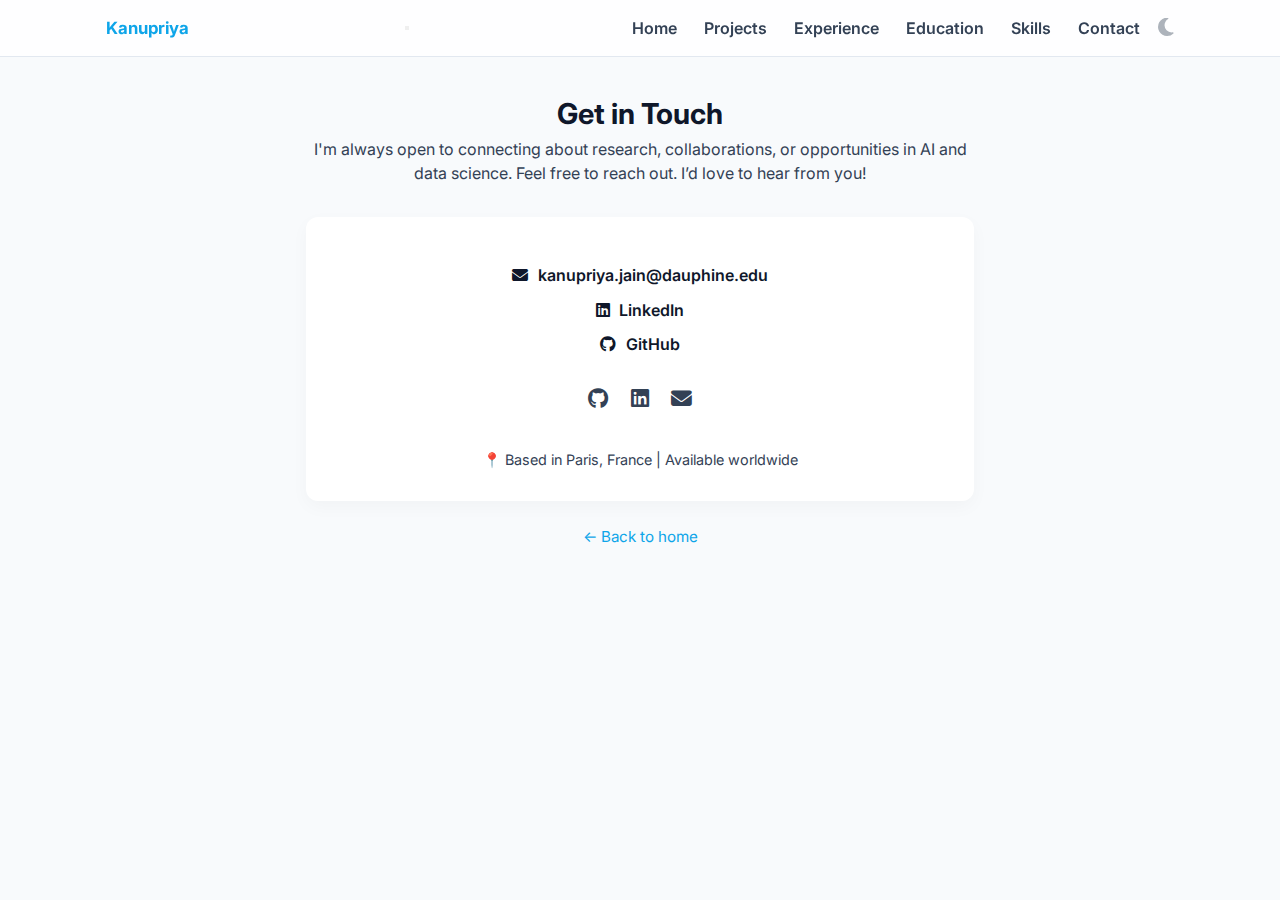
<file: contact.html>
<!doctype html>
<html lang="en">
<head>
  <meta charset="utf-8" />
  <meta name="viewport" content="width=device-width,initial-scale=1" />
  <title>Kanupriya — Contact</title>

  <!-- main stylesheet & icons -->
  <link rel="stylesheet" href="assets/css/style.css" />
  <link href="https://fonts.googleapis.com/css2?family=Inter:wght@300;400;500;600;700&display=swap" rel="stylesheet" />
  <link rel="stylesheet" href="https://cdnjs.cloudflare.com/ajax/libs/font-awesome/6.5.0/css/all.min.css" />

  <style>
    .contact-wrapper {
      max-width: 700px;
      margin: 6rem auto 4rem;
      padding: 0 1rem;
      text-align: center;
    }

    .contact-wrapper h1 {
      font-size: 1.8rem;
      color: var(--text-color);
      margin-bottom: 0.4rem;
    }

    .contact-subtext {
      color: var(--subtext-color);
      font-size: 1rem;
      margin-bottom: 2rem;
      line-height: 1.5;
    }

    /* contact card */
    .contact-card {
      background: var(--card-bg);
      padding: 2rem;
      border-radius: 12px;
      box-shadow: 0 6px 18px rgba(2,6,23,0.03);
      transition: transform 0.2s ease, box-shadow 0.2s ease;
    }

    .contact-card:hover {
      transform: translateY(-5px);
      box-shadow: 0 10px 25px rgba(2,6,23,0.06);
    }

    .contact-links {
      display: flex;
      flex-direction: column;
      align-items: center;
      gap: 0.9rem;
      margin-top: 1rem;
    }

    .contact-links a {
      text-decoration: none;
      color: var(--text-color);
      font-weight: 600;
      display: flex;
      align-items: center;
      gap: 0.6rem;
      transition: color 0.3s ease, transform 0.2s ease;
    }

    .contact-links a:hover {
      color: var(--accent-color);
      transform: scale(1.05);
    }

    .social-icons {
      margin-top: 2rem;
      display: flex;
      justify-content: center;
      gap: 1.4rem;
    }

    .social-icons a {
      font-size: 1.3rem;
      color: var(--subtext-color);
      transition: color 0.3s ease, transform 0.2s ease;
    }

    .social-icons a:hover {
      color: var(--accent-color);
      transform: translateY(-3px);
    }

    .footer-note {
      color: var(--subtext-color);
      font-size: 0.9rem;
      margin-top: 2.5rem;
    }
  </style>
</head>

<body>
  <!-- NAVBAR -->
  <!-- <nav class="navbar" id="navbar" role="navigation">
    <div class="nav-container">
      <div class="brand nav-brand">Kanupriya</div>
      <div class="nav-actions">
        <ul class="nav-menu">
          <li><a href="index.html" class="nav-link">Home</a></li>
          <li><a href="projects.html" class="nav-link">Projects</a></li>
          <li><a href="experience.html" class="nav-link">Experience</a></li>
          <li><a href="education.html" class="nav-link">Education</a></li>
          <li><a href="skills.html" class="nav-link">Skills</a></li>
          <li><a href="contact.html" class="nav-link active">Contact</a></li>
        </ul>
        <button id="theme-toggle" class="theme-toggle" aria-label="Toggle theme">
          <i class="fas fa-moon"></i>
        </button>
      </div>
    </div>
  </nav> -->
  <nav class="navbar" id="navbar" role="navigation" aria-label="Main navigation">
  <div class="nav-container">
    <!-- BRAND (not a hyperlink) -->
    <div class="brand nav-brand" aria-hidden="false">Kanupriya</div>

    <!-- hamburger for mobile -->
    <button id="nav-toggle" class="nav-toggle" aria-label="Toggle navigation" aria-expanded="false" aria-controls="primary-menu">
      <span class="bar"></span>
      <span class="bar"></span>
      <span class="bar"></span>
    </button>

    <!-- NAV ACTIONS: links + theme toggle grouped so spacing is easy to control -->
    <div class="nav-actions" role="group" aria-label="Navigation links and theme toggle">
      <ul id="primary-menu" class="nav-menu" role="menu" aria-hidden="false">
        <li role="none"><a role="menuitem" href="index.html" class="nav-link">Home</a></li>
        <li role="none"><a role="menuitem" href="projects.html" class="nav-link">Projects</a></li>
        <li role="none"><a role="menuitem" href="experience.html" class="nav-link">Experience</a></li>
        <li role="none"><a role="menuitem" href="education.html" class="nav-link">Education</a></li>
        <li role="none"><a role="menuitem" href="skills.html" class="nav-link">Skills</a></li>
        <li role="none"><a role="menuitem" href="contact.html" class="nav-link">Contact</a></li>
      </ul>

      <button id="theme-toggle" class="theme-toggle" aria-label="Toggle theme">
        <i class="fas fa-moon"></i>
      </button>
    </div>
  </div>
</nav>

  <!-- MAIN CONTENT -->
  <main class="contact-wrapper">
    <h1>Get in Touch</h1>
    <p class="contact-subtext">
      I'm always open to connecting about research, collaborations, or opportunities in AI and data science. 
      Feel free to reach out. I’d love to hear from you!
    </p>

    <div class="contact-card">
      <div class="contact-links">
        <a href="mailto:kanupriya.jain@dauphine.edu"><i class="fas fa-envelope"></i> kanupriya.jain@dauphine.edu</a>
        <a href="https://www.linkedin.com/in/kanupriya-jain-719781200/" target="_blank" rel="noopener"><i class="fab fa-linkedin"></i> LinkedIn</a>
        <a href="https://github.com/kanu2406" target="_blank" rel="noopener"><i class="fab fa-github"></i> GitHub</a>
      </div>

      <div class="social-icons">
        <a href="https://github.com/kanu2406" target="_blank" aria-label="GitHub"><i class="fab fa-github"></i></a>
        <a href="https://www.linkedin.com/in/kanupriya-jain-719781200/" target="_blank" aria-label="LinkedIn"><i class="fab fa-linkedin"></i></a>
        <a href="mailto:kanupriya.jain@dauphine.edu" aria-label="Email"><i class="fas fa-envelope"></i></a>
      </div>

      <p class="footer-note">📍 Based in Paris, France | Available worldwide</p>
    </div>

    <div style="margin-top:1.6rem; color:var(--subtext-color); font-size:0.95rem;">
      <a href="index.html" style="color:var(--accent-color); text-decoration:none;">← Back to home</a>
    </div>
  </main>

  <script src="script.js"></script>
</body>
</html>
</file>
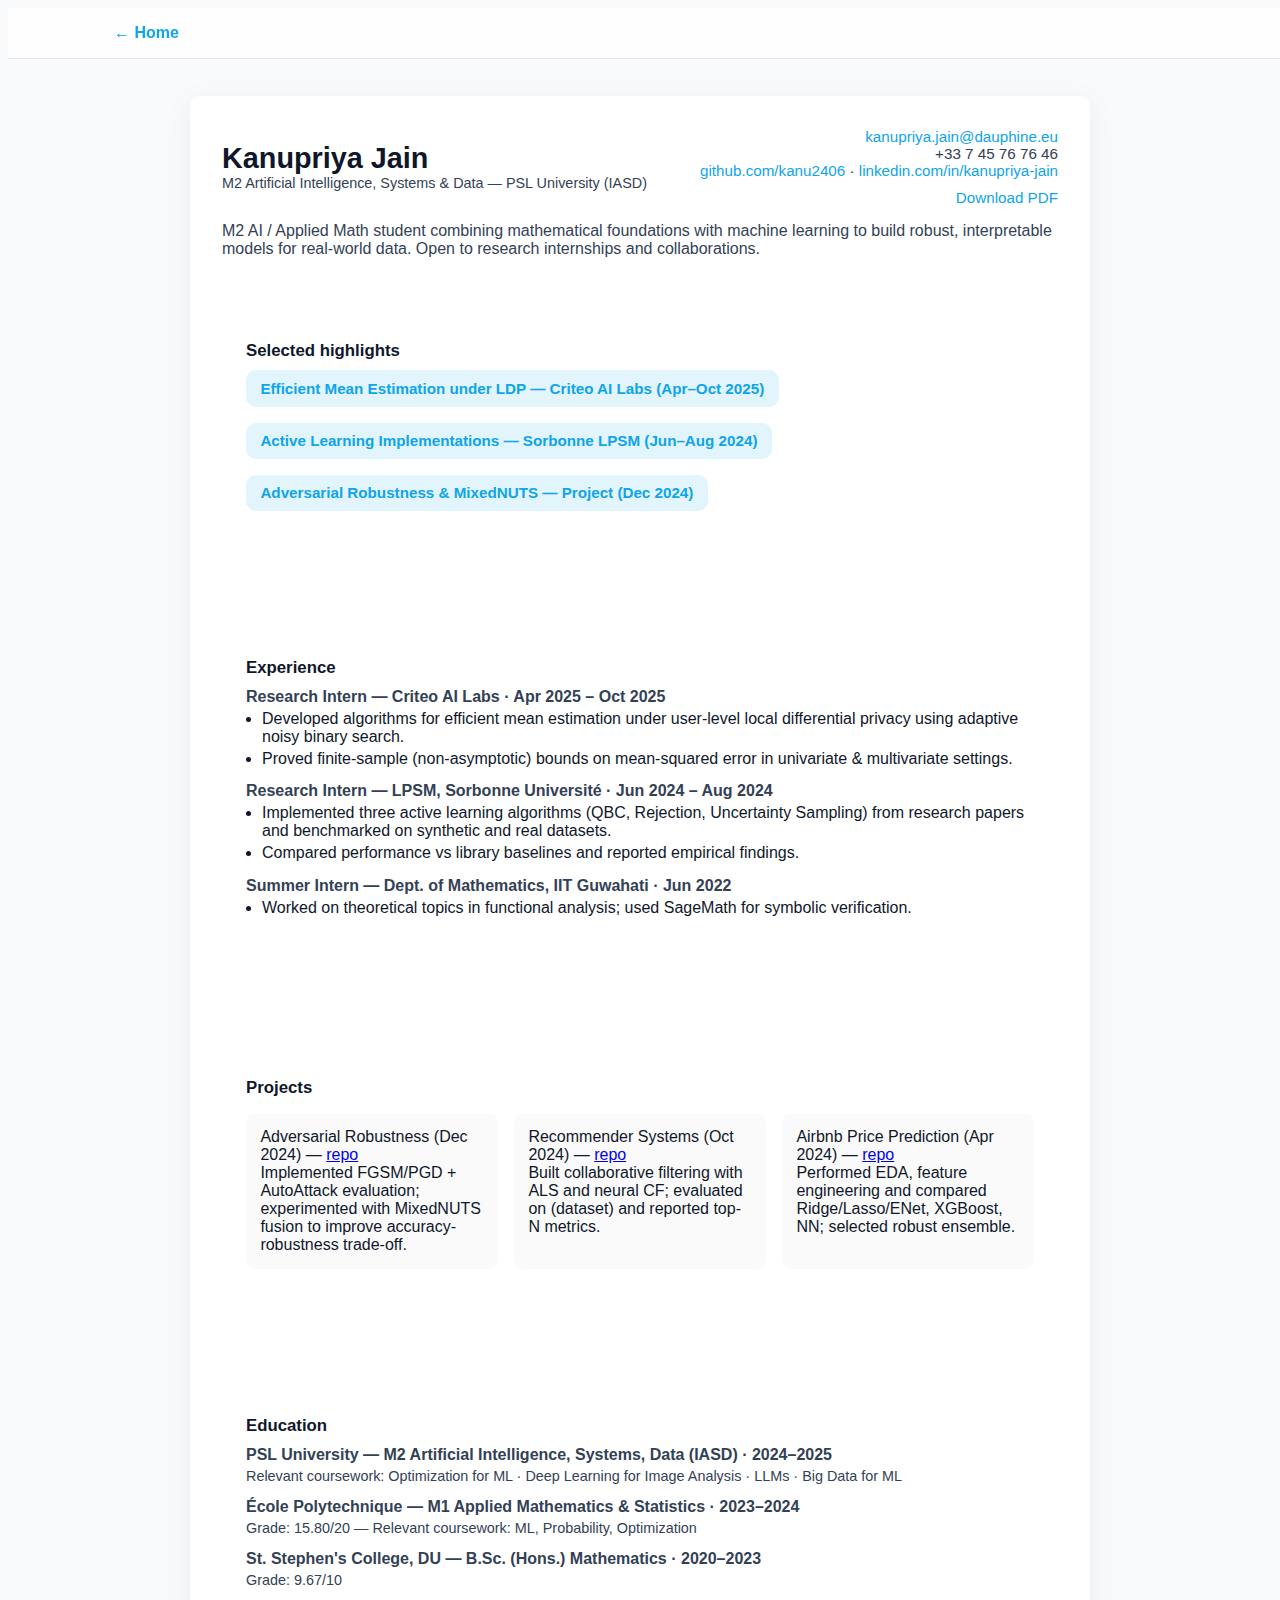
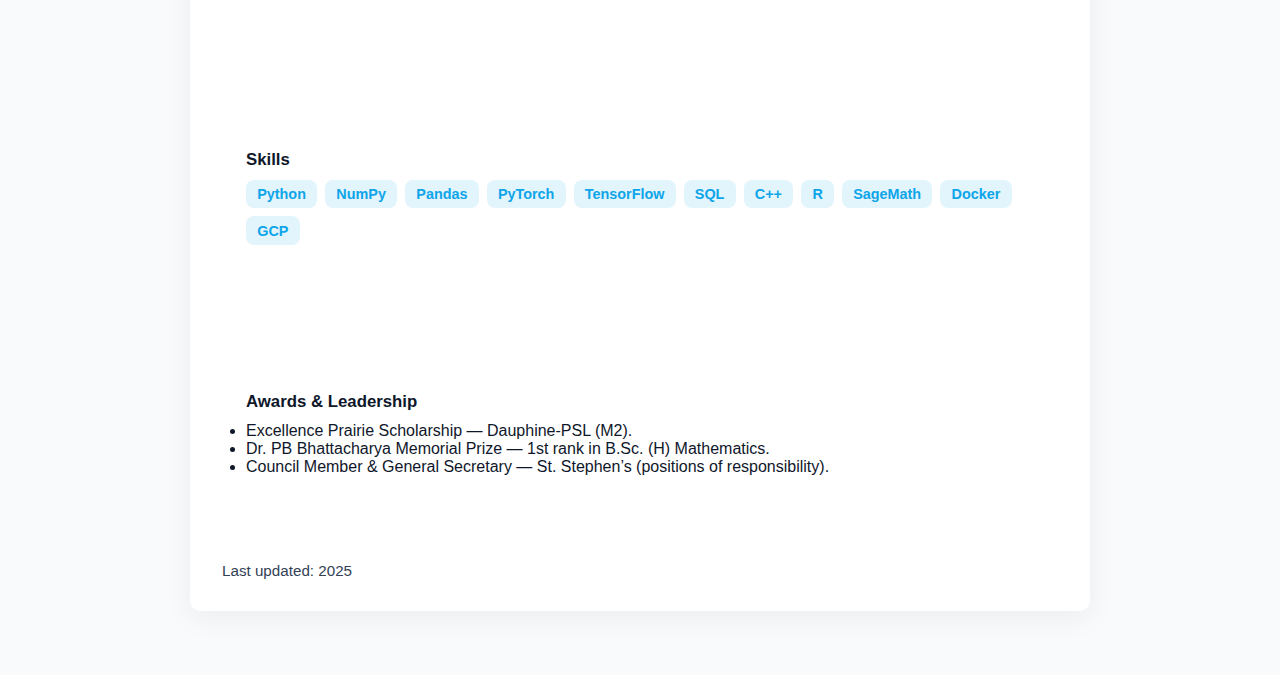
<file: cv.html>
<!doctype html>
<html lang="en">
<head>
  <meta charset="utf-8" />
  <meta name="viewport" content="width=device-width,initial-scale=1" />
  <title>Kanupriya Jain — CV</title>

  <!-- use your existing site stylesheet -->
  <link rel="stylesheet" href="assets/css/style.css" />

  <!-- small, local CSS overrides for CV (print-friendly) -->
  <style>
    /* CV layout container */
    .cv {
      max-width: 900px;
      margin: 6rem auto 4rem;
      padding: 2rem;
      background: var(--card-bg);
      border-radius: 10px;
      box-shadow: 0 6px 30px rgba(2,6,23,0.06);
      color: var(--text-color);
    }

    .cv-header {
      display:flex;
      gap:1.2rem;
      align-items:center;
      justify-content:space-between;
      flex-wrap:wrap;
      margin-bottom: 1rem;
    }

    .cv-name {
      font-size:1.8rem;
      font-weight:800;
      color:var(--text-color);
    }

    .cv-contact {
      text-align:right;
      font-size:0.95rem;
      color:var(--subtext-color);
    }
    .cv-contact a { color:var(--accent-color); text-decoration:none; }
    .cv-contact a:hover { text-decoration:underline; }

    .summary {
      margin: 0.8rem 0 1.2rem;
      color: var(--subtext-color);
      font-size:1rem;
    }

    .section {
      margin:1.2rem 0;
    }
    .section h3 {
      font-size:1.05rem;
      margin-bottom:0.6rem;
      color:var(--text-color);
    }

    .highlights {
      display:flex;
      gap:1rem;
      flex-wrap:wrap;
    }
    .highlight {
      background:var(--tag-bg);
      color:var(--accent-color);
      padding:0.6rem 0.9rem;
      border-radius:10px;
      font-weight:600;
      font-size:0.95rem;
    }

    .job {
      margin:0.6rem 0 0.9rem;
    }
    .job .meta {
      color:var(--subtext-color);
      font-weight:600;
      margin-bottom:0.25rem;
    }
    .job ul {
      margin-left:1rem;
      color:var(--text-color);
    }
    .job li { margin:0.25rem 0; }

    .projects-grid {
      display:grid;
      grid-template-columns:repeat(auto-fit,minmax(240px,1fr));
      gap:1rem;
    }
    .project {
      background: rgba(0,0,0,0.02);
      padding:0.9rem;
      border-radius:8px;
    }
    .label { color:var(--subtext-color); font-size:0.9rem; }

    /* Skills inline chips */
    .skills { display:flex; flex-wrap:wrap; gap:0.5rem; }
    .skill { background:var(--tag-bg); color:var(--accent-color);
      padding:0.4rem 0.7rem; border-radius:8px; font-weight:600; font-size:0.9rem; }

    /* Print styles */
    @media print {
      body { background: white; }
      .cv { box-shadow:none; border-radius:0; margin:0; padding:0.6in; }
      .theme-toggle, .navbar { display:none; }
      a::after { content: " (" attr(href) ")"; font-size:0.85em; color: #000; }
    }

    /* small screen */
    @media (max-width:720px) {
      .cv { margin: 4rem 1rem; padding:1rem; }
      .cv-contact { text-align:left; margin-top:0.6rem; }
    }
  </style>
</head>
<body>
  <!-- Optional: include your navbar or minimal top link -->
  <nav class="navbar" style="position:fixed;top:8px;left:8px;right:8px;">
    <div class="nav-container">
      <div><a href="index.html" style="font-weight:700;color:var(--accent-color);text-decoration:none;">← Home</a></div>
      <div></div>
    </div>
  </nav>

  <main class="cv" role="main" aria-labelledby="cv-name">
    <header class="cv-header">
      <div>
        <div id="cv-name" class="cv-name">Kanupriya Jain</div>
        <div class="label">M2 Artificial Intelligence, Systems & Data — PSL University (IASD)</div>
      </div>

      <aside class="cv-contact">
        <div><a href="mailto:kanupriya.jain@dauphine.eu">kanupriya.jain@dauphine.eu</a></div>
        <div>+33 7 45 76 76 46</div>
        <div><a href="https://github.com/kanu2406" target="_blank">github.com/kanu2406</a> · <a href="http://www.linkedin.com/in/kanupriya-jain-719781200" target="_blank">linkedin.com/in/kanupriya-jain</a></div>
        <div style="margin-top:0.6rem;"><a href="assets/Jain.Kanupriya.CV.pdf" download>Download PDF</a></div>
      </aside>
    </header>

    <p class="summary">
      M2 AI / Applied Math student combining mathematical foundations with machine learning to build robust, interpretable models for real-world data.
      Open to research internships and collaborations.
    </p>

    <section class="section">
      <h3>Selected highlights</h3>
      <div class="highlights">
        <div class="highlight">Efficient Mean Estimation under LDP — Criteo AI Labs (Apr–Oct 2025)</div>
        <div class="highlight">Active Learning Implementations — Sorbonne LPSM (Jun–Aug 2024)</div>
        <div class="highlight">Adversarial Robustness & MixedNUTS — Project (Dec 2024)</div>
      </div>
    </section>

    <section class="section">
      <h3>Experience</h3>

      <div class="job">
        <div class="meta">Research Intern — Criteo AI Labs · Apr 2025 – Oct 2025</div>
        <ul>
          <li>Developed algorithms for efficient mean estimation under user-level local differential privacy using adaptive noisy binary search.</li>
          <li>Proved finite-sample (non-asymptotic) bounds on mean-squared error in univariate & multivariate settings.</li>
        </ul>
      </div>

      <div class="job">
        <div class="meta">Research Intern — LPSM, Sorbonne Université · Jun 2024 – Aug 2024</div>
        <ul>
          <li>Implemented three active learning algorithms (QBC, Rejection, Uncertainty Sampling) from research papers and benchmarked on synthetic and real datasets.</li>
          <li>Compared performance vs library baselines and reported empirical findings.</li>
        </ul>
      </div>

      <div class="job">
        <div class="meta">Summer Intern — Dept. of Mathematics, IIT Guwahati · Jun 2022</div>
        <ul>
          <li>Worked on theoretical topics in functional analysis; used SageMath for symbolic verification.</li>
        </ul>
      </div>
    </section>

    <section class="section">
      <h3>Projects</h3>
      <div class="projects-grid">
        <div class="project">
          <div class="meta">Adversarial Robustness (Dec 2024) — <a href="https://github.com/kanu2406/Adversarial-Attacks-" target="_blank">repo</a></div>
          <div>Implemented FGSM/PGD + AutoAttack evaluation; experimented with MixedNUTS fusion to improve accuracy-robustness trade-off.</div>
        </div>

        <div class="project">
          <div class="meta">Recommender Systems (Oct 2024) — <a href="https://github.com/kanu2406/Recommender-Systems" target="_blank">repo</a></div>
          <div>Built collaborative filtering with ALS and neural CF; evaluated on (dataset) and reported top-N metrics.</div>
        </div>

        <div class="project">
          <div class="meta">Airbnb Price Prediction (Apr 2024) — <a href="https://github.com/kanu2406/AirBnb-Price-Prediction" target="_blank">repo</a></div>
          <div>Performed EDA, feature engineering and compared Ridge/Lasso/ENet, XGBoost, NN; selected robust ensemble.</div>
        </div>
      </div>
    </section>

    <section class="section">
      <h3>Education</h3>
      <div class="job">
        <div class="meta">PSL University — M2 Artificial Intelligence, Systems, Data (IASD) · 2024–2025</div>
        <div class="label">Relevant coursework: Optimization for ML · Deep Learning for Image Analysis · LLMs · Big Data for ML</div>
      </div>

      <div class="job">
        <div class="meta">École Polytechnique — M1 Applied Mathematics & Statistics · 2023–2024</div>
        <div class="label">Grade: 15.80/20 — Relevant coursework: ML, Probability, Optimization</div>
      </div>

      <div class="job">
        <div class="meta">St. Stephen's College, DU — B.Sc. (Hons.) Mathematics · 2020–2023</div>
        <div class="label">Grade: 9.67/10</div>
      </div>
    </section>

    <section class="section">
      <h3>Skills</h3>
      <div class="skills" aria-hidden="false">
        <!-- group: Programming -->
        <div class="skill">Python</div>
        <div class="skill">NumPy</div>
        <div class="skill">Pandas</div>
        <div class="skill">PyTorch</div>
        <div class="skill">TensorFlow</div>
        <div class="skill">SQL</div>
        <div class="skill">C++</div>
        <div class="skill">R</div>
        <div class="skill">SageMath</div>
        <div class="skill">Docker</div>
        <div class="skill">GCP</div>
      </div>
    </section>

    <section class="section">
      <h3>Awards & Leadership</h3>
      <ul>
        <li>Excellence Prairie Scholarship — Dauphine-PSL (M2).</li>
        <li>Dr. PB Bhattacharya Memorial Prize — 1st rank in B.Sc. (H) Mathematics.</li>
        <li>Council Member & General Secretary — St. Stephen’s (positions of responsibility).</li>
      </ul>
    </section>

    <footer style="margin-top:1.4rem; color:var(--subtext-color); font-size:0.95rem;">
      <div>Last updated: 2025</div>
    </footer>
  </main>
</body>
</html>
</file>
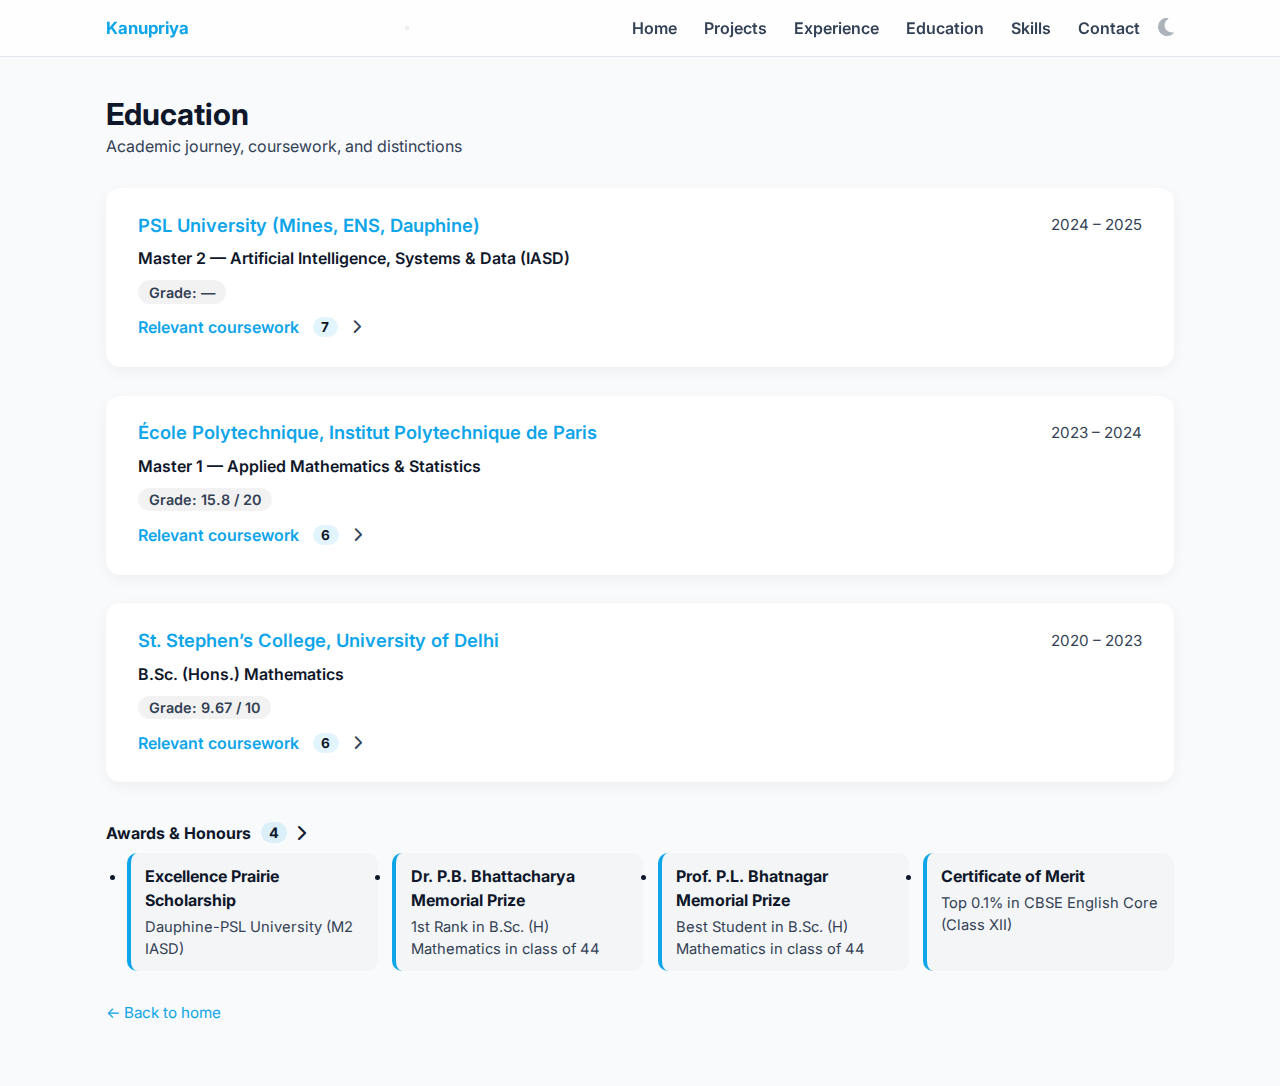
<file: education.html>
<!DOCTYPE html>
<html lang="en">
<head>
  <meta charset="utf-8" />
  <meta name="viewport" content="width=device-width, initial-scale=1" />
  <title>Kanupriya — Education</title>
  <link rel="stylesheet" href="assets/css/style.css" />
  <link href="https://fonts.googleapis.com/css2?family=Inter:wght@300;400;500;600;700&display=swap" rel="stylesheet" />
  <link rel="stylesheet" href="https://cdnjs.cloudflare.com/ajax/libs/font-awesome/6.5.0/css/all.min.css" />

  <style>
    /* === Page Wrapper === */
    .page-wrapper {
      max-width: 1100px;
      margin: 6rem auto 4rem;
      padding: 0 1rem;
    }

    h1.page-title {
      font-size: 1.9rem;
      font-weight: 700;
      margin-bottom: 0.25rem;
      color: var(--text-color);
    }

    .page-sub {
      color: var(--subtext-color);
      margin-bottom: 2rem;
    }

    /* === Education Cards === */
    .edu-list {
      display: flex;
      flex-direction: column;
      gap: 1.8rem;
    }

    .edu-card {
      background: var(--card-bg);
      border-radius: 14px;
      padding: 1.6rem 2rem;
      box-shadow: 0 4px 14px rgba(0,0,0,0.05);
      transition: transform 0.3s ease, box-shadow 0.3s ease;
    }

    .edu-card:hover {
      transform: translateY(-6px);
      box-shadow: 0 8px 24px rgba(0,0,0,0.08);
    }

    .edu-header {
      display: flex;
      justify-content: space-between;
      flex-wrap: wrap;
      align-items: center;
      margin-bottom: 0.8rem;
    }

    .edu-header h3 {
      font-size: 1.15rem;
      font-weight: 600;
      color: var(--accent-color);
      margin: 0;
    }

    /* small link inside school name (inherits color) */
    .edu-header h3 a {
      color: inherit;
      text-decoration: none;
    }
    .edu-header h3 a:hover {
      text-decoration: underline;
    }

    .edu-meta {
      font-size: 0.95rem;
      color: var(--subtext-color);
    }

    .edu-degree {
      font-weight: 600;
      color: var(--text-color);
      margin-bottom: 0.3rem;
    }

    .course-list {
      display: flex;
      flex-wrap: wrap;
      gap: 0.5rem;
      margin-top: 0.6rem;
    }

    .course-tag {
      display: inline-block;
      background: var(--tag-bg);
      color: var(--accent-color);
      padding: 0.4rem 0.75rem;
      border-radius: 10px;
      font-size: 0.88rem;
      transition: background 0.3s ease, transform 0.25s ease;
      text-decoration: none;
    }

    .course-tag:hover {
      background: var(--tag-hover);
      transform: scale(1.07);
    }

    .grade-pill {
      display: inline-block;
      margin-top: 0.45rem;
      font-weight: 600;
      color: var(--subtext-color);
      background: rgba(0,0,0,0.05);
      border-radius: 12px;
      padding: 0.2rem 0.7rem;
      font-size: 0.9rem;
    }

    /* === Awards === */
    .awards {
      margin-top: 2.5rem;
    }

    .awards h2 {
      font-size: 1.2rem;
      font-weight: 700;
      margin-bottom: 0.8rem;
      color: var(--text-color);
    }

    .awards ul {
      list-style: disc;
      margin-left: 1.3rem;
      color: var(--text-color);
      line-height: 1.5;
    }

    /* === Responsive === */
    @media (max-width: 700px) {
      .edu-card { padding: 1.25rem 1.4rem; }
      h1.page-title { font-size: 1.6rem; }
    }
  </style>
</head>

<body>
  <!-- NAVBAR (same as index.html) -->
  <!-- NAV -->
 

    <!-- NAV ACTIONS: links + theme toggle grouped so spacing is easy to control -->
    <!-- <div class="nav-actions" role="group" aria-label="Navigation links and theme toggle">
      <ul class="nav-menu" role="menu" aria-hidden="false">
        <li role="none"><a role="menuitem" href="index.html" class="nav-link">Home</a></li>
        <li role="none"><a role="menuitem" href="projects.html" class="nav-link">Projects</a></li>
        <li role="none"><a role="menuitem" href="experience.html" class="nav-link">Experience</a></li>
        <li role="none"><a role="menuitem" href="education.html" class="nav-link">Education</a></li>
        <li role="none"><a role="menuitem" href="skills.html" class="nav-link">Skills</a></li>
        <li role="none"><a role="menuitem" href="contact.html" class="nav-link">Contact</a></li>
      </ul>

      <button id="theme-toggle" class="theme-toggle" aria-label="Toggle theme">
        <i class="fas fa-moon"></i>
      </button>
    </div>
  </div>
  </nav> -->
  <nav class="navbar" id="navbar" role="navigation" aria-label="Main navigation">
  <div class="nav-container">
    <!-- BRAND (not a hyperlink) -->
    <div class="brand nav-brand" aria-hidden="false">Kanupriya</div>

    <!-- hamburger for mobile -->
    <button id="nav-toggle" class="nav-toggle" aria-label="Toggle navigation" aria-expanded="false" aria-controls="primary-menu">
      <span class="bar"></span>
      <span class="bar"></span>
      <span class="bar"></span>
    </button>

    <!-- NAV ACTIONS: links + theme toggle grouped so spacing is easy to control -->
    <div class="nav-actions" role="group" aria-label="Navigation links and theme toggle">
      <ul id="primary-menu" class="nav-menu" role="menu" aria-hidden="false">
        <li role="none"><a role="menuitem" href="index.html" class="nav-link">Home</a></li>
        <li role="none"><a role="menuitem" href="projects.html" class="nav-link">Projects</a></li>
        <li role="none"><a role="menuitem" href="experience.html" class="nav-link">Experience</a></li>
        <li role="none"><a role="menuitem" href="education.html" class="nav-link">Education</a></li>
        <li role="none"><a role="menuitem" href="skills.html" class="nav-link">Skills</a></li>
        <li role="none"><a role="menuitem" href="contact.html" class="nav-link">Contact</a></li>
      </ul>

      <button id="theme-toggle" class="theme-toggle" aria-label="Toggle theme">
        <i class="fas fa-moon"></i>
      </button>
    </div>
  </div>
</nav>

  <!-- MAIN CONTENT -->
  <main class="page-wrapper">
    <header>
      <h1 class="page-title">Education</h1>
      <p class="page-sub">Academic journey, coursework, and distinctions</p>
    </header>

    <section class="edu-list">

      <!-- PSL -->
      <div class="edu-card">
        <div class="edu-header">
          <h3>
            <a href="https://www.masteriasd.eu/en/" target="_blank" rel="noopener noreferrer">
              PSL University (Mines, ENS, Dauphine)
            </a>
          </h3>
          <span class="edu-meta">2024 – 2025</span>
        </div>
        <div class="edu-degree">Master 2 — Artificial Intelligence, Systems & Data (IASD)</div>

        <!-- Grade on the next line -->
        <div class="grade-pill" aria-label="Grade">Grade: —</div>
        <details class="coursework" aria-details="Relevant coursework for this program">
        <summary>
          <span class="summary-text">Relevant coursework</span>
          <span class="cr-count" aria-hidden="true"></span>
          <i class="fa-solid fa-chevron-right chev" aria-hidden="true"></i>
        </summary>

        <div class="course-list">
          <a href="#" class="course-tag">Optimization for ML</a>
          <a href="#" class="course-tag">Deep Learning for Images</a>
          <a href="#" class="course-tag">Reinforcement Learning</a>
          <a href="#" class="course-tag">Large Language Models</a>
          <a href="#" class="course-tag">Data Acquisition</a>
          <a href="#" class="course-tag">Big Data for ML</a>
          <a href="#" class="course-tag">NoSQL Databases</a>
        </div>
        </details>
      </div>

      <!-- École Polytechnique -->
      <div class="edu-card">
        <div class="edu-header">
          <h3>
            <a href="https://www.ip-paris.fr/en/education/masters/applied-mathematics-and-statistics-program/master-year-1-applied-mathematics-and-statistics" target="_blank" rel="noopener noreferrer">
              École Polytechnique, Institut Polytechnique de Paris
            </a>
          </h3>
          <span class="edu-meta">2023 – 2024</span>
        </div>
        <div class="edu-degree">Master 1 — Applied Mathematics & Statistics</div>

        <!-- Grade on the next line -->
        <div class="grade-pill" aria-label="Grade">Grade: 15.8 / 20</div>

        <details class="coursework" aria-details="Relevant coursework for this program">
        <summary>
          <span class="summary-text">Relevant coursework</span>
          <span class="cr-count" aria-hidden="true"></span>
          <i class="fa-solid fa-chevron-right chev" aria-hidden="true"></i>
        </summary>

        <div class="course-list">
          <a href="#" class="course-tag">Machine Learning</a>
          <a href="#" class="course-tag">Mathematical Statistics</a>
          <a href="#" class="course-tag">Optimization</a>
          <a href="#" class="course-tag">Python for Data Science</a>
          <a href="#" class="course-tag">Functional Analysis</a>
          <a href="#" class="course-tag">Stochastic Processes</a>
        </div>
        </details>
      </div>

      <!-- St. Stephen's -->
      <div class="edu-card">
        <div class="edu-header">
          <h3>
            <a href="https://www.ststephens.edu/" target="_blank" rel="noopener noreferrer">
              St. Stephen’s College, University of Delhi
            </a>
          </h3>
          <span class="edu-meta">2020 – 2023</span>
        </div>
        <div class="edu-degree">B.Sc. (Hons.) Mathematics</div>

        <!-- Grade on the next line -->
        <div class="grade-pill" aria-label="Grade">Grade: 9.67 / 10</div>
        <details class="coursework" aria-details="Relevant coursework for this program">
        <summary>
          <span class="summary-text">Relevant coursework</span>
          <span class="cr-count" aria-hidden="true"></span>
          <i class="fa-solid fa-chevron-right chev" aria-hidden="true"></i>
        </summary>

        <div class="course-list">
          <a href="#" class="course-tag">Partial Differential Equations</a>
          <a href="#" class="course-tag">Group Theory</a>
          <a href="#" class="course-tag">Ring Theory</a>
          <a href="#" class="course-tag">Real Analysis</a>
          <a href="#" class="course-tag">Metric Spaces</a>
          <a href="#" class="course-tag">Linear Programming</a>
        </div>
        </details>
      </div>

    </section>

    <!-- Awards -->
    <section class="awards">
      <details open>
        <summary>
          Awards & Honours
          <span class="award-count" aria-hidden="true"></span>
          <i class="fa-solid fa-chevron-right chev" aria-hidden="true"></i>
        </summary>

        <ul class="awards-grid">
          <li class="award-item">
            <strong>Excellence Prairie Scholarship</strong>
            <div class="award-meta">Dauphine-PSL University (M2 IASD)</div>
          </li>

          <li class="award-item">
            <strong>Dr. P.B. Bhattacharya Memorial Prize</strong>
            <div class="award-meta">1st Rank in B.Sc. (H) Mathematics in class of 44</div>
          </li>

          <li class="award-item">
            <strong>Prof. P.L. Bhatnagar Memorial Prize</strong>
            <div class="award-meta">Best Student in B.Sc. (H) Mathematics in class of 44</div>
          </li>

          <li class="award-item">
            <strong>Certificate of Merit</strong>
            <div class="award-meta">Top 0.1% in CBSE English Core (Class XII)</div>
          </li>
        </ul>
      </details>
    </section>


    <div style="margin-top:2rem; font-size:0.95rem;">
      <a href="index.html" style="color:var(--accent-color); text-decoration:none;">← Back to home</a>
    </div>
  </main>

  <script src="script.js"></script>
</body>
</html>
</file>
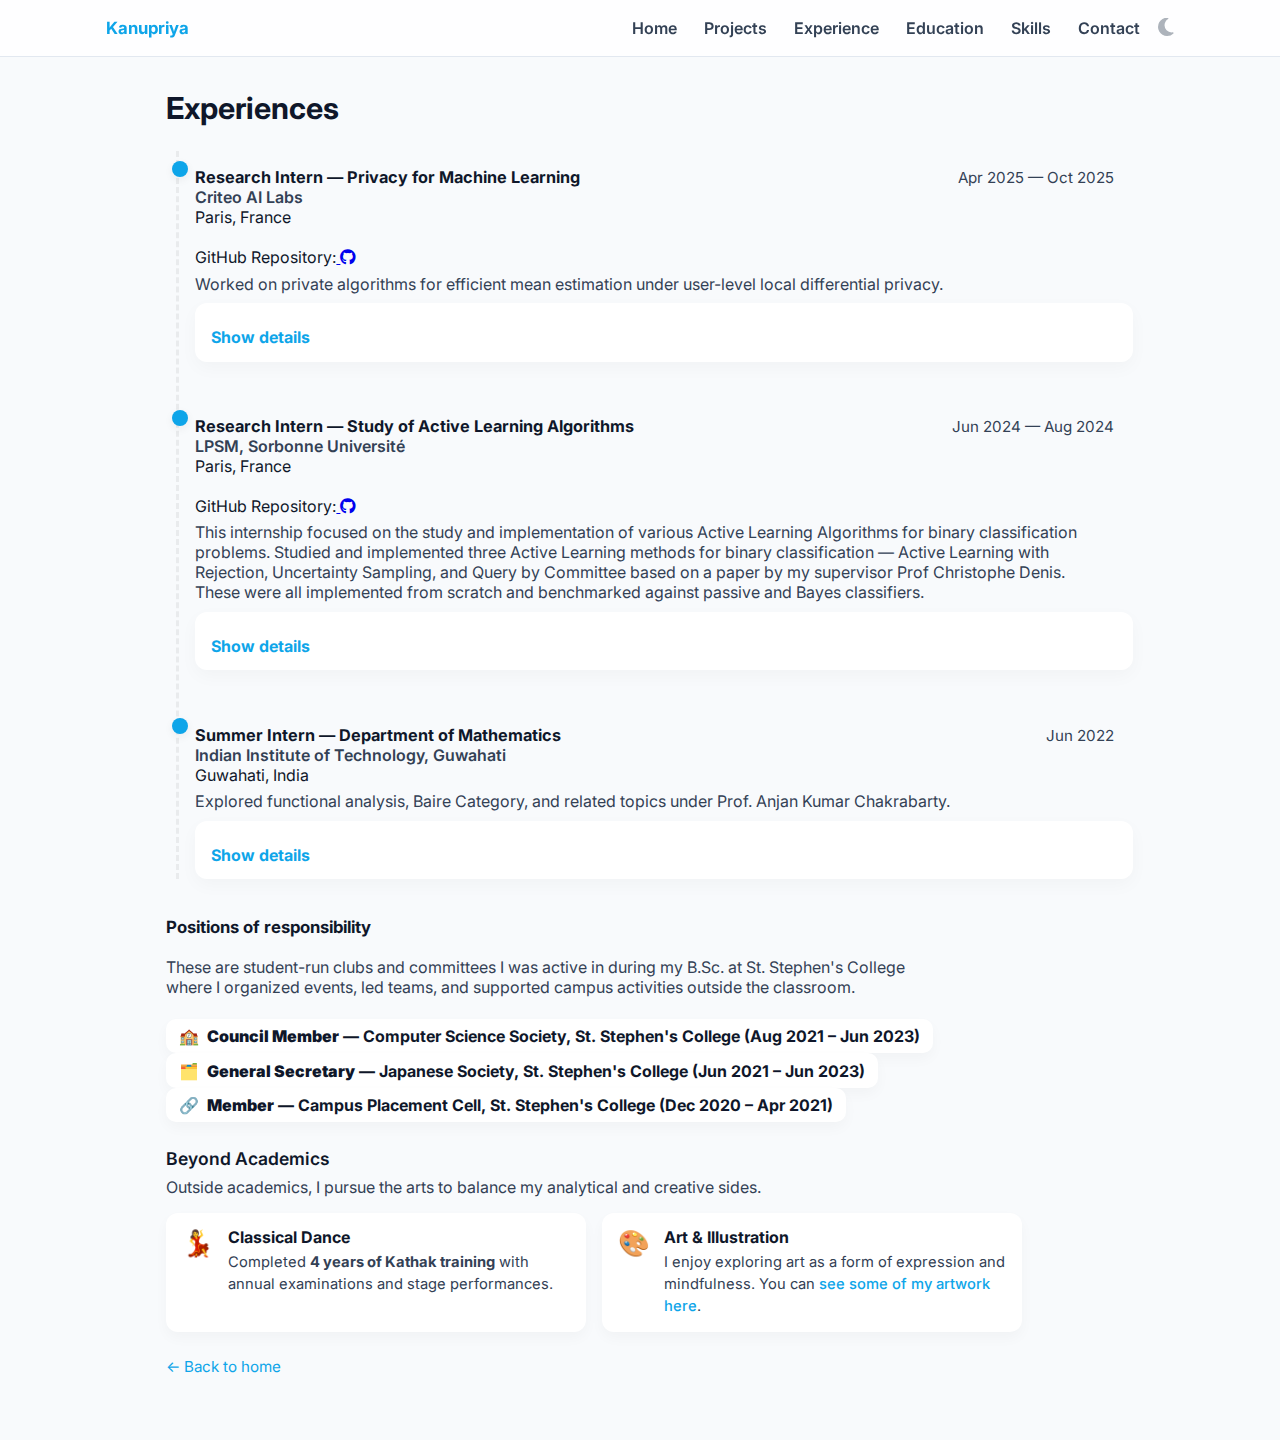
<file: experience.html>
<!doctype html>
<html lang="en">
<head>
  <meta charset="utf-8" />
  <meta name="viewport" content="width=device-width,initial-scale=1" />
  <title>Kanupriya — Experience</title>

  <!-- site stylesheet & icons -->
  <link rel="stylesheet" href="assets/css/style.css" />
  <link href="https://fonts.googleapis.com/css2?family=Inter:wght@300;400;500;600;700&display=swap" rel="stylesheet" />
  <link rel="stylesheet" href="https://cdnjs.cloudflare.com/ajax/libs/font-awesome/6.5.0/css/all.min.css" />

  <style>
    /* ==== Page layout ==== */
    .page-wrapper {
      max-width: 980px;
      margin: 5.6rem auto 4rem;
      padding: 0 1rem;
    }
    .page-header { margin-bottom: 1.6rem; }
    .page-header h1 { font-size: 1.9rem; color:var(--text-color); margin:0 0 .25rem 0; }
    .page-header p { color:var(--subtext-color); margin:0 0 .8rem 0; }

    /* ==== Timeline / entries ==== */
    .timeline {
      position: relative;
      margin-left: 0.6rem;
      padding-left: 1.05rem;
      border-left: 3px dashed rgba(0,0,0,0.06);
    }

    .exp-item {
      position: relative;
      margin-bottom: 2.4rem;
      padding: 1rem 0 0 1.2rem;
      transition: transform .18s ease, box-shadow .18s ease;
      background: transparent;
      padding-left: 0;
    }

    .exp-item .dot {
      position: absolute;
      left: -1.48rem;
      top: 0.6rem;
      width: 16px;
      height: 16px;
      border-radius: 50%;
      background: var(--accent-color);
      box-shadow: 0 3px 10px rgba(2,6,23,0.06);
    }

    .exp-head {
      display:flex;
      align-items:baseline;
      gap:0.8rem;
      flex-wrap:wrap;
      margin-bottom:0.4rem;
    }
    .role { font-weight:700; color:var(--text-color); font-size:1.02rem; }
    .org { color:var(--subtext-color); font-weight:600; }
    .duration { margin-left:auto; color:var(--subtext-color); font-size:0.95rem; }

    .exp-sub { color:var(--subtext-color); margin-bottom:0.6rem; }

    .exp-card {
      background: var(--card-bg);
      border-radius: 12px;
      padding: 0.9rem 0.0rem;
      box-shadow: 0 6px 18px rgba(2,6,23,0.03);
      transition: transform .18s ease, box-shadow .18s ease;
      box-sizing: border-box;           /* ensure padding included in width */
      width: calc(100% + 1.2rem);       /* extend by the left padding value */
      margin-left: -1.2rem;             /* pull it left to align with page content */
      padding: 0.9rem 1rem;             /* keep your existing internal padding */
      margin-left: 0;
    }
    .exp-card details {
      display: block;
      width: 100%;
    }
    .exp-card details summary {
      display: block;
      width: 100%;
      padding-right: 0;
    }
    .exp-card:hover { transform: translateY(-6px); box-shadow: 0 10px 28px rgba(2,6,23,0.06); }

    .exp-bullets { margin: 0.55rem 0 0 0; color:var(--text-color); line-height:1.45; }
    .exp-bullets li { margin-bottom:0.45rem; }

    /* ---------- FIX BULLET ALIGNMENT INSIDE DETAILS ---------- */
    .exp-card details ul,
    .exp-bullets {
      list-style: disc inside;   /* keep bullets inside the card */
      margin: 0.6rem 0 0 1.2rem; /* slight left indent for readability */
      padding-left: 0;           /* reset browser defaults */
      color: var(--text-color);
      line-height: 1.5;
    }

    .exp-card details li,
    .exp-bullets li {
      margin-bottom: 0.45rem;
    }


    /* tech/tag links in experience */
    .tech-tags { margin-top:0.75rem; display:flex; gap:0.45rem; flex-wrap:wrap; }
    .tech-tag {
      text-decoration:none;
      display:inline-block;
      padding:0.35rem 0.65rem;
      border-radius:999px;
      background:var(--tag-bg);
      color:var(--accent-color);
      font-weight:600;
      font-size:0.86rem;
      transition: transform .12s ease, background .18s ease;
    }
    .tech-tag:hover { transform:scale(1.06); background:var(--tag-hover); }

    /* details summary style */
    details summary {
      cursor: pointer;
      font-weight:700;
      color:var(--accent-color);
      margin-top:0.6rem;
      list-style:none;
      padding-right:1.2rem;
    }

    /* ===== Positions of responsibility badges ===== */
    .por {
      margin-top:2rem;
      display:flex;
      flex-wrap:wrap;
      gap:0.6rem;
      align-items:center;
    }
    .por .badge {
      background:var(--card-bg);
      border-radius:10px;
      padding:0.45rem 0.8rem;
      box-shadow: 0 6px 14px rgba(0,0,0,0.03);
      color:var(--text-color);
      font-weight:700;
      display:inline-flex;
      gap:0.5rem;
      align-items:center;
      transition: transform .14s ease;
    }
    .por .badge:hover { transform: translateY(-4px); }

    /* small utilities */
    .meta-link { color:var(--subtext-color); text-decoration:none; font-weight:600; }
    .meta-link:hover { color:var(--accent-color); }

    /* responsive */
    @media (max-width:700px) {
      .exp-head { display:block; }
      .duration { margin-top:0.25rem; }
      .exp-card { width: 100%; margin-left: 0; }
    }
  </style>
</head>
<body>
  <!-- top navbar -->
  <nav class="navbar" id="navbar" role="navigation" aria-label="Main navigation">
    <div class="nav-container">
      <div class="brand nav-brand">Kanupriya</div>

      <div class="nav-actions">
        <ul class="nav-menu">
          <li><a href="index.html" class="nav-link">Home</a></li>
          <li><a href="projects.html" class="nav-link">Projects</a></li>
          <li><a href="experience.html" class="nav-link">Experience</a></li>
          <li><a href="education.html" class="nav-link">Education</a></li>
          <li><a href="skills.html" class="nav-link">Skills</a></li>
          <li><a href="contact.html" class="nav-link">Contact</a></li>
        </ul>

        <button id="theme-toggle" class="theme-toggle" aria-label="Toggle theme">
          <i class="fas fa-moon"></i>
        </button>
      </div>
    </div>
  </nav>

  <!-- main content -->
  <main class="page-wrapper" role="main">
    <header class="page-header">
      <h1>Experiences</h1>
    </header>

    <section class="timeline" aria-label="Work experience timeline">

      <!-- Criteo -->
      <article class="exp-item" id="criteo">
        <div class="dot" aria-hidden="true"></div>

        <div class="exp-head">
          <div>
            <div class="role">Research Intern — Privacy for Machine Learning</div>
            <div class="org"><a class="meta-link" href="https://ailab.criteo.com/" target="_blank" rel="noopener">Criteo AI Labs</a></div>
            <div class="location">Paris, France</div>
            <br />
            <div>GitHub Repository:<a class="repo-link" href="https://github.com/kanu2406/DAME-BS" target="_blank" rel="noopener" title="View code on GitHub">
            <i class="fab fa-github"></i>
            </a></div>
            
          </div>
          <div class="duration">Apr 2025 — Oct 2025</div>

          
          </a>
        </div>

        <div class="exp-sub">Worked on private algorithms for efficient mean estimation under user-level local differential privacy.</div>

        <div class="exp-card" role="article" aria-labelledby="criteo">
          <details>
            <summary>Show details</summary>
            <ul class="exp-bullets">
              <li>Designed an adaptive localization algorithm that uses <strong>noisy binary search</strong> for efficient mean estimation under user-level LDP.</li>
              <li>Proved non-asymptotic bounds on expected squared error (finite-sample guarantees) for both univariate and multivariate settings.</li>
              <li>Implemented experiments, produced reproducible notebooks, and evaluated empirical MSE vs theoretical bounds.</li>
            </ul>

            <div class="tech-tags" aria-hidden="true">
              <a class="tech-tag" href="#" target="_blank" rel="noopener">Differential Privacy</a>
              <a class="tech-tag" href="#" target="_blank" rel="noopener">Python</a>
              <a class="tech-tag" href="#" target="_blank" rel="noopener">Statistical Theory</a>
            </div>
          </details>
        </div>
      </article>

      <!-- LPSM -->
      <article class="exp-item" id="lpsm">
        <div class="dot" aria-hidden="true"></div>

        <div class="exp-head">
          <div>
            <div class="role">Research Intern — Study of Active Learning Algorithms</div>
            <div class="org"><a class="meta-link" href="https://www.lpsm.paris/" target="_blank" rel="noopener">LPSM, Sorbonne Université</a></div>
            <div class="location">Paris, France</div>
            <br />
            <div>GitHub Repository:<a class="repo-link" href="https://github.com/kanu2406/Internship-in-Active-Learning-Algorithms" target="_blank" rel="noopener" title="View code on GitHub">
            <i class="fab fa-github"></i>
            </a></div>
          </div>
          <div class="duration">Jun 2024 — Aug 2024</div>
          
        </div>

        <div class="exp-sub">This internship focused on the study and implementation of various Active Learning Algorithms for binary classification problems.
          Studied and implemented three Active Learning methods for binary classification — Active Learning with Rejection, Uncertainty Sampling, and Query by Committee based on a paper by my supervisor
          Prof Christophe Denis. These were all implemented from scratch and benchmarked against passive and Bayes classifiers.</div>

        <div class="exp-card" role="article" aria-labelledby="lpsm">
          <details>
            <summary>Show details</summary>
            <ul class="exp-bullets">
              <li>Implemented Query-by-Committee (QBC), Rejection Method, and Uncertainty Sampling from primary literature.</li>
              <li>Built evaluation pipelines to compare custom implementations with off-the-shelf libraries across synthetic and non-synthetic datasets.</li>
              <li>Analyzed sample efficiency and label complexity; produced plots and reproducible scripts.</li>
            </ul>

            <div class="tech-tags" aria-hidden="true">
              <a class="tech-tag" href="#" target="_blank" rel="noopener">Active Learning</a>
              <a class="tech-tag" href="#" target="_blank" rel="noopener">Python</a>
              <a class="tech-tag" href="#" target="_blank" rel="noopener">Reproducible Research</a>
            </div>
          </details>
        </div>
      </article>

      <!-- IIT Guwahati -->
      <article class="exp-item" id="iitg">
        <div class="dot" aria-hidden="true"></div>

        <div class="exp-head">
          <div>
            <div class="role">Summer Intern — Department of Mathematics</div>
            <div class="org"><span class="meta-link",href="https://www.iitg.ac.in/">Indian Institute of Technology, Guwahati</span></div>
            <div class="location">Guwahati, India</div>
          </div>
          <div class="duration">Jun 2022</div>
        </div>

        <div class="exp-sub">Explored functional analysis, Baire Category, and related topics under Prof. Anjan Kumar Chakrabarty.</div>

        <div class="exp-card" role="article" aria-labelledby="iitg">
          <details>
            <summary>Show details</summary>
            <ul class="exp-bullets">
              <li>Studied normed vector spaces, proved supporting lemmas, and worked with the Baire Category Theorem / Open Mapping Theorem.</li>
              <li>Prepared notes and computational examples to bridge analysis theory with small experiments in SageMath.</li>
            </ul>

            <div class="tech-tags" aria-hidden="true">
              <a class="tech-tag" href="#" target="_blank" rel="noopener">Functional Analysis</a>
              <a class="tech-tag" href="#" target="_blank" rel="noopener">Real Analysis</a>
              <a class="tech-tag" href="#" target="_blank" rel="noopener">Abstract Mathematics</a>
            </div>
          </details>
        </div>
      </article>
    </section>

    
    <!-- ===== Positions of responsibility (improved) ===== -->
    <section class="por" aria-labelledby="por-title" style="margin-top:1.4rem;">
      <h2 id="por-title" style="width:100%; margin-bottom:0.6rem; color:var(--text-color); font-size:1.05rem;">
        Positions of responsibility
      </h2>

      <!-- short explanatory line -->
      <p class="por-intro" style="color:var(--subtext-color); margin-bottom:0.8rem; max-width:760px;">
        These are student-run clubs and committees I was active in during my B.Sc. at St. Stephen's College where I organized events, led teams,
        and supported campus activities outside the classroom.
      </p>

      <div class="por-list" aria-hidden="false">
        <div class="badge" title="Council Member — Computer Science Society">
          <span class="badge-emoji">🏫</span>
          <span class="badge-content">
            <strong>Council Member</strong>
            <span class="badge-sub"> — Computer Science Society, St. Stephen's College</span>
            <span class="badge-date"> (Aug 2021 – Jun 2023)</span>
          </span>
        </div>

        <div class="badge" title="General Secretary — Japanese Society">
          <span class="badge-emoji">🗂️</span>
          <span class="badge-content">
            <strong>General Secretary</strong>
            <span class="badge-sub"> — Japanese Society, St. Stephen's College</span>
            <span class="badge-date"> (Jun 2021 – Jun 2023)</span>
          </span>
        </div>

        <div class="badge" title="Member — Campus Placement Cell">
          <span class="badge-emoji">🔗</span>
          <span class="badge-content">
            <strong>Member</strong>
            <span class="badge-sub"> — Campus Placement Cell, St. Stephen's College</span>
            <span class="badge-date"> (Dec 2020 – Apr 2021)</span>
          </span>
        </div>
      </div>
    </section>

    <section class="extracurriculars" aria-labelledby="ec-title" style="margin-top:1.6rem;">
      <h2 id="ec-title" class="section-title">Beyond Academics</h2>
      <p class="ec-intro">
        Outside academics, I pursue the arts to balance my analytical and creative sides.
      </p>

      <div class="ec-grid">
        <div class="ec-card" title="Kathak Dance">
          <div class="ec-icon">💃</div>
          <div class="ec-text">
            <h3>Classical Dance</h3>
            <p>Completed <strong>4 years of Kathak training</strong> with annual examinations and stage performances.</p>
          </div>
        </div>

        <div class="ec-card" title="Art Page">
          <div class="ec-icon">🎨</div>
          <div class="ec-text">
            <h3>Art & Illustration</h3>
            <p>I enjoy exploring art as a form of expression and mindfulness.  
          You can <a href="https://www.instagram.com/kanupriya2406/" target="_blank" class="ec-link">see some of my artwork here</a>.</p>
          </div>
        </div>
      </div>
    </section>



    <div style="margin-top:1.6rem; color:var(--subtext-color); font-size:0.95rem;">
      <a href="index.html" style="color:var(--accent-color); text-decoration:none;">← Back to home</a>
    </div>

  </main>

  <script src="script.js"></script>
</body>
</html>
</file>
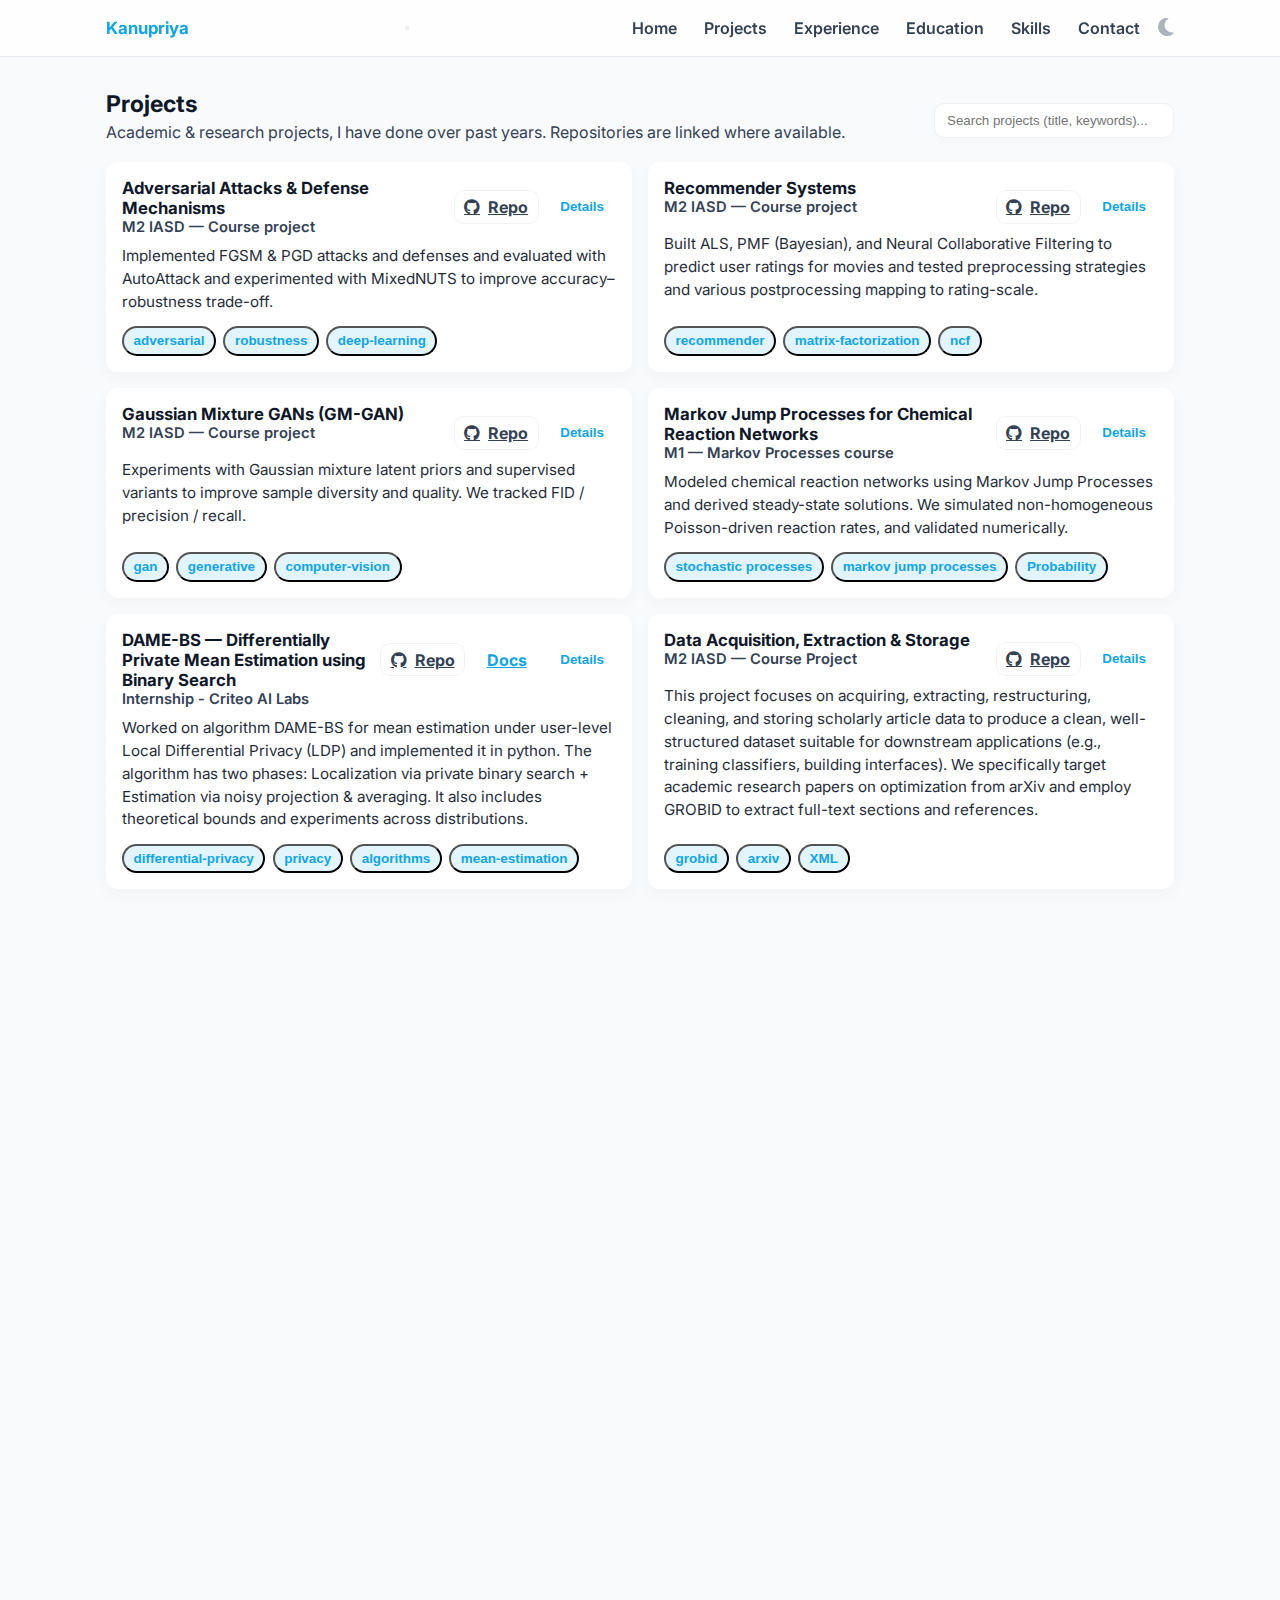
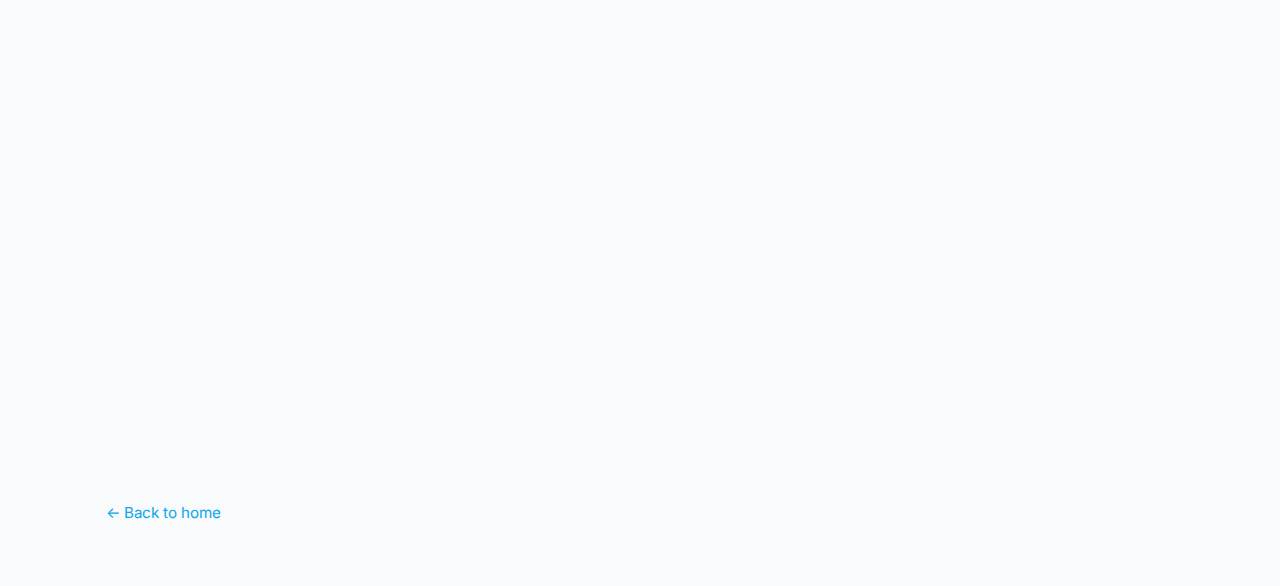
<file: projects.html>
<!doctype html>
<html lang="en">
<head>
  <meta charset="utf-8" />
  <meta name="viewport" content="width=device-width,initial-scale=1" />
  <title>Kanupriya — Projects</title>

  <!-- main stylesheet & icons (uses your theme variables) -->
  <link rel="stylesheet" href="assets/css/style.css" />
  <link href="https://fonts.googleapis.com/css2?family=Inter:wght@300;400;500;600;700&display=swap" rel="stylesheet" />
  <link rel="stylesheet" href="https://cdnjs.cloudflare.com/ajax/libs/font-awesome/6.5.0/css/all.min.css" />

  <style>
    /* ===== Page wrapper ===== */
    .page-wrapper { max-width: 1100px; margin: 5.6rem auto 4rem; padding: 0 1rem; }
    .page-header { display:flex; align-items:center; justify-content:space-between; gap:1rem; flex-wrap:wrap; margin-bottom:1.25rem; }
    .page-header h1 { margin:0; font-size:1.45rem; color:var(--text-color); }
    .page-sub { color:var(--subtext-color); margin:0.25rem 0 0 0; }

    /* ===== Controls ===== */
    .projects-controls { display:flex; gap:0.75rem; align-items:center; margin-top:0.6rem; flex-wrap:wrap; }
    .search-input {
      padding:0.55rem 0.75rem;
      border-radius:10px;
      border:1px solid rgba(0,0,0,0.06);
      background:var(--card-bg);
      color:var(--text-color);
      min-width:240px;
      box-shadow: 0 4px 10px rgba(0,0,0,0.02);
    }
    .tag-filter {
      display:flex; gap:0.45rem; flex-wrap:wrap;
      margin-left:0.5rem;
    }
    .filter-chip {
      padding:0.35rem 0.6rem;
      border-radius:999px;
      background:var(--tag-bg);
      color:var(--accent-color);
      font-weight:600;
      cursor:pointer;
      border: none;
    }
    .filter-chip.active {
      background:var(--tag-hover);
      transform: scale(1.03);
    }

    /* ===== Projects grid ===== */
    .projects-grid {
      display:grid;
      grid-template-columns: repeat(2, 1fr);
      gap: 1rem;
      margin-top:1.25rem;
    }

    @media (max-width:900px) {
      .projects-grid { grid-template-columns: 1fr; }
      .search-input { min-width: 160px; }
    }

    .project-card {
      background:var(--card-bg);
      border-radius:12px;
      padding:1rem;
      box-shadow: 0 6px 18px rgba(2,6,23,0.03);
      transition: transform .2s ease, box-shadow .2s ease;
      display:flex;
      flex-direction:column;
      min-height: 160px;
    }
    .project-card:hover { transform: translateY(-6px); box-shadow: 0 10px 28px rgba(2,6,23,0.06); }

    .card-top { display:flex; align-items:flex-start; gap:0.8rem; justify-content:space-between; }
    .project-title { font-size:1.05rem; font-weight:700; color:var(--text-color); margin:0; }
    .project-meta { color:var(--subtext-color); font-weight:600; font-size:0.92rem; }

    .project-body { margin-top:0.6rem; color:var(--text-color); opacity:0.92; font-size:0.95rem; line-height:1.5; flex:1; }

    .project-tags { margin-top:0.8rem; display:flex; gap:0.45rem; flex-wrap:wrap; }
    .project-tag {
      padding:0.32rem 0.6rem;
      border-radius:999px;
      background:var(--tag-bg);
      color:var(--accent-color);
      font-weight:600;
      font-size:0.84rem;
      text-decoration:none;
      cursor:pointer;
    }
    .project-tag:hover { background: var(--tag-hover); transform: scale(1.03); }

    /* action row */
    .card-actions { display:flex; gap:0.6rem; align-items:center; margin-top:0.8rem; }
    .btn-small {
      display:inline-flex; gap:0.5rem; align-items:center;
      padding:0.45rem 0.75rem; border-radius:10px; border: none;
      background:transparent; color:var(--accent-color); font-weight:700; cursor:pointer;
    }
    .btn-small.view-repo {
      background:transparent; color:var(--subtext-color); border:1px solid rgba(0,0,0,0.05);
      padding:0.35rem 0.6rem;
    }
    .btn-small.view-repo:hover { color:var(--accent-color); border-color:var(--tag-hover); transform:scale(1.02); }

    /* details block (inside card) */
    .project-details {
      margin-top:0.6rem;
      background: rgba(0,0,0,0.02);
      padding:0.65rem;
      border-radius:8px;
      display:none;
      color:var(--text-color);
      font-size:0.92rem;
    }
    .project-details.open { display:block; }

    /* small file/list styling */
    .small-list { margin:0.4rem 0 0 0.9rem; color:var(--text-color); }
    .small-list li { margin-bottom:0.35rem; }

    /* subtle empty-state */
    .no-results {
      text-align:center;
      color:var(--subtext-color);
      padding:2rem;
      background:transparent;
      border-radius:8px;
    }
  </style>
</head>
<body>
  <!-- NAVBAR -->
  <!-- <nav class="navbar" id="navbar" role="navigation" aria-label="Main navigation">
    <div class="nav-container">
      <div class="brand nav-brand">Kanupriya</div>

      <div class="nav-actions">
        <ul class="nav-menu">
          <li><a href="index.html" class="nav-link">Home</a></li>
          <li><a href="projects.html" class="nav-link">Projects</a></li>
          <li><a href="experience.html" class="nav-link">Experience</a></li>
          <li><a href="education.html" class="nav-link">Education</a></li>
          <li><a href="skills.html" class="nav-link">Skills</a></li>
          <li><a href="contact.html" class="nav-link">Contact</a></li>
        </ul>

        <button id="theme-toggle" class="theme-toggle" aria-label="Toggle theme"><i class="fas fa-moon"></i></button>
      </div>
    </div>
  </nav> -->
  <nav class="navbar" id="navbar" role="navigation" aria-label="Main navigation">
  <div class="nav-container">
    <!-- BRAND (not a hyperlink) -->
    <div class="brand nav-brand" aria-hidden="false">Kanupriya</div>

    <!-- hamburger for mobile -->
    <button id="nav-toggle" class="nav-toggle" aria-label="Toggle navigation" aria-expanded="false" aria-controls="primary-menu">
      <span class="bar"></span>
      <span class="bar"></span>
      <span class="bar"></span>
    </button>

    <!-- NAV ACTIONS: links + theme toggle grouped so spacing is easy to control -->
    <div class="nav-actions" role="group" aria-label="Navigation links and theme toggle">
      <ul id="primary-menu" class="nav-menu" role="menu" aria-hidden="false">
        <li role="none"><a role="menuitem" href="index.html" class="nav-link">Home</a></li>
        <li role="none"><a role="menuitem" href="projects.html" class="nav-link">Projects</a></li>
        <li role="none"><a role="menuitem" href="experience.html" class="nav-link">Experience</a></li>
        <li role="none"><a role="menuitem" href="education.html" class="nav-link">Education</a></li>
        <li role="none"><a role="menuitem" href="skills.html" class="nav-link">Skills</a></li>
        <li role="none"><a role="menuitem" href="contact.html" class="nav-link">Contact</a></li>
      </ul>

      <button id="theme-toggle" class="theme-toggle" aria-label="Toggle theme">
        <i class="fas fa-moon"></i>
      </button>
    </div>
  </div>
</nav>

  <!-- MAIN -->
  <main class="page-wrapper" role="main">
    <div class="page-header">
      <div>
        <h1>Projects</h1>
        <div class="page-sub">Academic & research projects, I have done over past years. Repositories are linked where available.</div>
      </div>

      <div class="projects-controls" aria-hidden="false">
        <input id="search" class="search-input" type="search" placeholder="Search projects (title, keywords)..." aria-label="Search projects" />
        <!-- <div class="tag-filter" id="tag-filter" aria-hidden="false"></div> -->
      </div>
    </div>

    <section id="projects-grid" class="projects-grid" aria-live="polite" aria-busy="false">
      <!-- Project cards inserted below -->
      <!-- 1 -->
      <article class="project-card" data-title="Adversarial Attacks" data-tags="adversarial,robustness,deep-learning" id="proj-adv">
        <div class="card-top">
          <div>
            <h3 class="project-title">Adversarial Attacks & Defense Mechanisms</h3>
            <div class="project-meta">M2 IASD — Course project</div>
          </div>
          <div class="card-actions">
            <a class="btn-small view-repo" href="https://github.com/kanu2406/Adversarial-Attacks-" target="_blank" rel="noopener" aria-label="Open GitHub repository"><i class="fab fa-github"></i> Repo</a>
            <button class="btn-small details-toggle" data-target="proj-adv-details" aria-expanded="false">Details</button>
          </div>
        </div>

        <div class="project-body">
          Implemented FGSM & PGD attacks and defenses and evaluated with AutoAttack and experimented with MixedNUTS to improve accuracy–robustness trade-off.
        </div>

        <div id="proj-adv-details" class="project-details" role="region" aria-hidden="true">
          <strong>Summary</strong>
          <p style="margin-top:0.3rem;">We implemented white-box attacks (FGSM, PGD), evaluated with AutoAttack, and tested MixedNUTS which is a training-free method to combine standard & robust classifiers.</p>

          <br/>
          <strong>Key components</strong>
          <ul class="small-list">
            <li>Implementations: FGSM, PGD, AutoAttack evaluation.</li>
            <li>Methods: MixedNUTS for post-hoc classifier mixing.</li>
            <li>Results: Improved robustness metrics while keeping reasonable clean accuracy.</li>
          </ul>
        </div>

        <div class="project-tags" aria-hidden="true">
          <button class="project-tag">adversarial</button>
          <button class="project-tag">robustness</button>
          <button class="project-tag">deep-learning</button>
        </div>
      </article>

      <!-- 2 -->
      <article class="project-card" data-title="Recommender Systems" data-tags="recommender,matrix-factorization,ncf" id="proj-cf">
        <div class="card-top">
          <div>
            <h3 class="project-title">Recommender Systems</h3>
            <div class="project-meta">M2 IASD — Course project</div>
          </div>
          <div class="card-actions">
            <a class="btn-small view-repo" href="https://github.com/kanu2406/Recommender-Systems" target="_blank" rel="noopener" aria-label="Open GitHub repository"><i class="fab fa-github"></i> Repo</a>
            <button class="btn-small details-toggle" data-target="proj-cf-details" aria-expanded="false">Details</button>
          </div>
        </div>

        <div class="project-body">
          Built ALS, PMF (Bayesian), and Neural Collaborative Filtering to predict user ratings for movies and tested preprocessing strategies and various postprocessing mapping to rating-scale.
        </div>

        <div id="proj-cf-details" class="project-details" role="region" aria-hidden="true">
          <strong>Methods & results</strong>
          <ul class="small-list">
            <li>ALS Matrix Factorization — best RMSE: 3.470 (noted in notebook).</li>
            <li>Probabilistic Matrix Factorization (PMF) — best RMSE: 1.035.</li>
            <li>Neural Collaborative Filtering (NCF) — best RMSE: 0.879.</li>
          </ul>
          
        </div>

        <div class="project-tags" aria-hidden="true">
          <button class="project-tag">recommender</button>
          <button class="project-tag">matrix-factorization</button>
          <button class="project-tag">ncf</button>
        </div>
      </article>

      <!-- 3 -->
      <article class="project-card" data-title="Gaussian Mixture GANs (GM-GAN)" data-tags="gan,generative,computer-vision" id="proj-gmgan">
        <div class="card-top">
          <div>
            <h3 class="project-title">Gaussian Mixture GANs (GM-GAN)</h3>
            <div class="project-meta">M2 IASD — Course project</div>
          </div>
          <div class="card-actions">
            <a class="btn-small view-repo" href="https://github.com/kanu2406/Generative-Adversarial-Networks" target="_blank" rel="noopener" aria-label="Open GitHub repository"><i class="fab fa-github"></i> Repo</a>
            <button class="btn-small details-toggle" data-target="proj-gmgan-details" aria-expanded="false">Details</button>
          </div>
        </div>

        <div class="project-body">
          Experiments with Gaussian mixture latent priors and supervised variants to improve sample diversity and quality. We tracked FID / precision / recall.
        </div>

        <div id="proj-gmgan-details" class="project-details" role="region" aria-hidden="true">
          <strong>Summary</strong>
          <ul class="small-list">
            <li>Explored static/dynamic GM priors and EM-based latent reconstructions.</li>
            <li>Supervised dynamic GM-GAN gave the best balance of FID and inter-class diversity.</li>
            <li>Visualizations confirm improved per-class quality and variety.</li>
          </ul>
        </div>

        <div class="project-tags" aria-hidden="true">
          <button class="project-tag">gan</button>
          <button class="project-tag">generative</button>
          <button class="project-tag">computer-vision</button>
        </div>
      </article>

      <!-- 4 -->
      <article class="project-card" data-title="Markov Jump Processes for Chemical Reaction Networks" data-tags="stochastic,markov,mjp" id="proj-mjp">
        <div class="card-top">
          <div>
            <h3 class="project-title">Markov Jump Processes for Chemical Reaction Networks</h3>
            <div class="project-meta">M1 — Markov Processes course</div>
          </div>
          <div class="card-actions">
            <a class="btn-small view-repo" href="https://github.com/kanu2406/Markov-Jump-Processes-for-Chemical-Reaction-Networks" target="_blank" rel="noopener" aria-label="Open GitHub repository"><i class="fab fa-github"></i> Repo</a>
            <button class="btn-small details-toggle" data-target="proj-mjp-details" aria-expanded="false">Details</button>
          </div>
        </div>

        <div class="project-body">
          Modeled chemical reaction networks using Markov Jump Processes and derived steady-state solutions. We simulated non-homogeneous Poisson-driven reaction rates, and validated numerically.
        </div>

        <div id="proj-mjp-details" class="project-details" role="region" aria-hidden="true">
          <strong>Summary</strong>
          <ul class="small-list">
            <li>Mathematical derivation of MJP framework for reaction networks.</li>
            <li>Incorporated non-homogeneous Poisson processes to model time-varying rates.</li>
            <li>Simulated and compared numerical results with theoretical expectations.</li>
          </ul>
          
        </div>

        <div class="project-tags" aria-hidden="true">
          <button class="project-tag">stochastic processes</button>
          <button class="project-tag">markov jump processes</button>
          <button class="project-tag">Probability</button>
        </div>
      </article>

      <!-- 5 -->
      <article class="project-card" data-title="DAME-BS: Differentially Private Mean Estimation via Binary Search" data-tags="differential-privacy,ldp,algorithms" id="proj-damebs">
        <div class="card-top">
          <div>
            <h3 class="project-title">DAME-BS — Differentially Private Mean Estimation using Binary Search</h3>
            <div class="project-meta">Internship -  Criteo AI Labs</div>
          </div>
          <div class="card-actions">
            <a class="btn-small view-repo" href="https://github.com/kanu2406/DAME-BS" target="_blank" rel="noopener" aria-label="Open GitHub repository for DAME-BS"><i class="fab fa-github"></i> Repo</a>
            <a class="btn-small" href="https://kanu2406.github.io/DAME-BS/" target="_blank" rel="noopener" aria-label="Open DAME-BS documentation">Docs</a>
            <button class="btn-small details-toggle" data-target="proj-damebs-details" aria-expanded="false">Details</button>
          </div>
        </div>

        <div class="project-body">
          Worked on algorithm DAME-BS for mean estimation under user-level Local Differential Privacy (LDP) and implemented it in python. 
          The algorithm has two phases: Localization via private binary search + Estimation via noisy projection & averaging. It also includes theoretical bounds and experiments across distributions.
        </div>

        <div id="proj-damebs-details" class="project-details" role="region" aria-hidden="true">
          <strong>Summary</strong>
          <ul class="small-list">
            <li>Localization phase: private binary search to find an interval for the mean.</li>
            <li>Estimation phase: projection + Laplacian noise and averaging for final estimate.</li>
            <li>Includes upper bound proofs and empirical evaluation across distributions.</li>
          </ul>
          
        </div>

        <div class="project-tags" aria-hidden="true">
          <button class="project-tag">differential-privacy</button>
          <button class="project-tag">privacy</button>
          <button class="project-tag">algorithms</button>
          <button class="project-tag">mean-estimation</button>
        </div>
      </article>

      <!-- 6 -->
      <article class="project-card" data-title="Data Acquisition, Extraction & Storage Project" data-tags="etl,grobid,arxiv,datapipeline" id="proj-dataacq">
        <div class="card-top">
          <div>
            <h3 class="project-title">Data Acquisition, Extraction & Storage</h3>
            <div class="project-meta">M2 IASD — Course Project</div>
          </div>
          <div class="card-actions">
            <a class="btn-small view-repo" href="https://github.com/kanu2406/Data_Acquisition_Extraction_and_Storage" target="_blank" rel="noopener" aria-label="Open GitHub repository for data acquisition project"><i class="fab fa-github"></i> Repo</a>
            <button class="btn-small details-toggle" data-target="proj-dataacq-details" aria-expanded="false">Details</button>
          </div>
        </div>

        <div class="project-body">
          This project focuses on acquiring, extracting, restructuring, cleaning, and storing scholarly article data to produce a clean, well-structured dataset suitable for 
          downstream applications (e.g., training classifiers, building interfaces). We specifically target academic research papers on optimization from arXiv 
          and employ GROBID to extract full-text sections and references.
        </div>

        <div id="proj-dataacq-details" class="project-details" role="region" aria-hidden="true">
          <strong>Pipeline steps</strong>
          <ul class="small-list">
            <li>arXiv API → metadata & PDF links.</li>
            <li>PDF → GROBID → TEI XML → parse sections, references.</li>
            <li>Transform: normalize dates, clean keywords, dedupe titles; store in SQLite (Articles, Sections, References).</li>
          </ul>
          <strong>Tools</strong>
          <p style="margin-top:0.3rem;">Python, requests, GROBID (v0.7.2), SQLite3, XML parsing.</p>
        </div>

        <div class="project-tags" aria-hidden="true">
          <button class="project-tag">grobid</button>
          <button class="project-tag">arxiv</button>
          <button class="project-tag">XML</button>      
        </div>
      </article>

      <!-- 15 -->
      <article class="project-card" data-title="Study of Active Learning Algorithms" data-tags="active-learning,classification,internship" id="proj-activelearning">
        <div class="card-top">
          <div>
            <h3 class="project-title">Study of Active Learning Algorithms</h3>
            <div class="project-meta">Internship — LPSM, Sorbonne Université</div>
          </div>
          <div class="card-actions">
            <a class="btn-small view-repo" href="https://github.com/kanu2406/Internship-in-Active-Learning-Algorithms" target="_blank" rel="noopener" aria-label="Open GitHub repository for Active Learning project"><i class="fab fa-github"></i> Repo</a>
            <button class="btn-small details-toggle" data-target="proj-activelearning-details" aria-expanded="false">Details</button>
          </div>
        </div>

        <div class="project-body">
          This project focuses on the study and implementation of various Active Learning Algorithms for binary classification problems.
          Studied and implemented three Active Learning methods for binary classification — Active Learning with Rejection, Uncertainty Sampling, and Query by Committee. 
          based on a paper by my supervisor Prof Christophe Denis. These were all implemented from scratch and benchmarked against passive and Bayes classifiers.These were 
          all implemented from scratch and benchmarked against passive and Bayes classifiers.
        </div>

        <div id="proj-activelearning-details" class="project-details" role="region" aria-hidden="true">
          <strong>Summary</strong>
          <ul class="small-list">
            <li>Goal: minimize labeled data needs by selecting the most informative samples.</li>
            <li>Implemented from scratch based on research paper by Prof. Christophe Denis.</li>
            <li>Methods: 
              <ul style="margin-top:0.2rem;">
                <li>Active Learning with Rejection</li>
                <li>Uncertainty Sampling</li>
                <li>Query By Committee (QBC)</li>
              </ul>
            </li>
            <li>Evaluated on both synthetic and real-world datasets, compared to passive learning and Bayes classifiers.</li>
            <li>Included theoretical discussion of Empirical Risk Minimization (ERM) in active vs. passive settings.</li>
          </ul>
        </div>

        <div class="project-tags" aria-hidden="true">
          <button class="project-tag">active-learning</button>
          <button class="project-tag">classification</button>
        </div>
      </article>


      <!-- 8 -->
      <article class="project-card" data-title="Research Article Replication — SAX & Time Series" data-tags="time-series,sax,replication" id="proj-replication">
        <div class="card-top">
          <div>
            <h3 class="project-title">Research Article Replication — SAX (Symbolic Representation)</h3>
            <div class="project-meta">M2 IASD- Course Project</div>
          </div>
          <div class="card-actions">
            <a class="btn-small view-repo" href="https://github.com/kanu2406/SAX-Symbolic-Aggregate-approXimation-" target="_blank" rel="noopener" aria-label="Open GitHub repository for SAX replication"><i class="fab fa-github"></i> Repo</a>
            <button class="btn-small details-toggle" data-target="proj-replication-details" aria-expanded="false">Details</button>
          </div>
        </div>

        <div class="project-body">
         This project is a replication study for the seminal research paper "A Symbolic Representation of Time Series, 
         with Implications for Streaming Algorithms", which introduced the SAX (Symbolic Aggregate approXimation) algorithm.
        </div>

        <div id="proj-replication-details" class="project-details" role="region" aria-hidden="true">
          <strong>Summary</strong>
          <br/>
          <p>The core of this project was to:</p>
          <ul class="small-list">
            <li>Summarizing the paper and implement the SAX algorithm from scratch, including Z-normalization, 
              Piecewise Aggregate Approximation (PAA), and symbolic discretization</li>
            <li>Attempt to reproduce the experimental validation claims from the original paper across several 
              key data mining taskslike clustering, classification, motif discovery, anomaly detection.</li>
          </ul>
        </div>

        <div class="project-tags" aria-hidden="true">
          <button class="project-tag">time-series</button>
          <button class="project-tag">sax</button>
          <button class="project-tag">replication</button>
        </div>
      </article>

      <!-- 9 -->
      <article class="project-card" data-title="Monte Carlo Search and Games — Teen Do Paanch" data-tags="mcts,games,reinforcement-learning" id="proj-mcsearch">
        <div class="card-top">
          <div>
            <h3 class="project-title">Monte Carlo Search & Games — Teen Do Paanch</h3>
            <div class="project-meta">M2 IASD- Course Project</div>
          </div>
          <div class="card-actions">
            <a class="btn-small view-repo" href="https://github.com/kanu2406/Monte-Carlo-Search-and-Games" target="_blank" rel="noopener" aria-label="Open GitHub repository for Monte Carlo search project"><i class="fab fa-github"></i> Repo</a>
            <button class="btn-small details-toggle" data-target="proj-mcsearch-details" aria-expanded="false">Details</button>
          </div>
        </div>

        <div class="project-body">
          Explored performance of MCTS variants and determinization techniques for the Indian trick-taking game Teen Do Paanch: flat Monte Carlo, UCT, Sequential Halving, and imperfect-information strategies.
        </div>

        <div id="proj-mcsearch-details" class="project-details" role="region" aria-hidden="true">
          <strong>Summary</strong>
          <br/>
          <p>A complete simulation environment for a simplified 3-player version of TDP was built . 
            The project then evaluated several decision-making algorithms under three distinct experimental setups:</p>
          <ul class="small-list">
            <li>Perfect-information baselines: flat MC, UCT/UCT variants, sequential halving.</li>
            <li>Imperfect-information: random determinization & inference-based sampling.</li>
            <li>Self-Play: Algorithms compete against each other.</li>
          </ul>
        </div>

        <div class="project-tags" aria-hidden="true">
          <button class="project-tag">mcts</button>
          <button class="project-tag">games</button>
          <button class="project-tag">reinforcement-learning</button>
        </div>
      </article>

      <!-- 10 -->
      <article class="project-card" data-title="Exploring Euclidean & Non-Euclidean Geometry" data-tags="geometry,math,report" id="proj-geometry">
        <div class="card-top">
          <div>
            <h3 class="project-title">Exploring Euclidean & Non-Euclidean Geometry</h3>
            <div class="project-meta">B.Sc. project — report & presentation</div>
          </div>
          <div class="card-actions">
            <a class="btn-small view-repo" href="https://github.com/kanu2406/Euclidean-and-Non-Euclidean-Geometry" target="_blank" rel="noopener" aria-label="Open repository for geometry project"><i class="fab fa-github"></i> Repo</a>
            <button class="btn-small details-toggle" data-target="proj-geometry-details" aria-expanded="false">Details</button>
          </div>
        </div>

        <div class="project-body">
          Historical & mathematical study of Euclidean vs non-Euclidean geometries (spherical, hyperbolic), geodesics, triangle areas, and applications (navigation, cosmology, hyperbolic neural nets).
        </div>

        <div id="proj-geometry-details" class="project-details" role="region" aria-hidden="true">
          <strong>Summary</strong>
          <ul class="small-list">
            <li>Euclid’s postulates and the parallel postulate alternatives.</li>
            <li>Spherical & hyperbolic geometry basics, geodesics and triangle area formulas.</li>
            <li>Applications to neural networks, cosmology and navigation.</li>
          </ul>
        </div>

        <div class="project-tags" aria-hidden="true">
          <button class="project-tag">hyperbolic-geometry</button>
          <button class="project-tag">spherical-geometry</button>
          <button class="project-tag">euclidean-non-euclidean-geometry</button>

        </div>
      </article>

      <!-- 11 -->
      <article class="project-card" data-title="Linear Time Series Assignment (Industrial Production Forecasting)" data-tags="time-series,arima,forecasting" id="proj-timeseries">
        <div class="card-top">
          <div>
            <h3 class="project-title">Linear Time Series Assignment — Industrial Production Forecasting</h3>
            <div class="project-meta">Time series analysis — ARIMA, tests & forecasts</div>
          </div>
          <div class="card-actions">
            <a class="btn-small view-repo" href="https://github.com/kanu2406/Linear-Time-Series-Assignment" target="_blank" rel="noopener" aria-label="Open GitHub repository for time series project"><i class="fab fa-github"></i> Repo</a>
            <button class="btn-small details-toggle" data-target="proj-timeseries-details" aria-expanded="false">Details</button>
          </div>
        </div>

        <div class="project-body">
          This project focuses on the analysis and forecasting of a time series dataset, specifically the industrial production 
          indices for ornamental and construction stones, industrial limestone, gypsum, chalk, and slate.
        </div>

        <div id="proj-timeseries-details" class="project-details" role="region" aria-hidden="true">
          <strong>Summary</strong>
          <br/>
          <p>The main steps involved in this project are:</p>
          <ul class="small-list">
            <li>ADF & KPSS stationarity checks, decomposition & seasonal adjustment.</li>
            <li>ARIMA model selection via AIC/BIC and Ljung-Box residual checks.</li>
            <li>Forecasts with 95% intervals and Granger causality tests.</li>
          </ul>
        </div>

        <div class="project-tags" aria-hidden="true">
          <button class="project-tag">time-series</button>
          <button class="project-tag">arima</button>
          <button class="project-tag">forecasting</button>
          <button class="project-tag">causality</button>
        </div>
      </article>

      

        <!-- 13 -->
        <article class="project-card" data-title="Airbnb Price Prediction (NYC 2019)" data-tags="regression,xgboost,feature-engineering" id="proj-airbnb">
          <div class="card-top">
            <div>
              <h3 class="project-title">Airbnb Price Prediction — NYC (2019)</h3>
              <div class="project-meta">Regression models & feature analysis</div>
            </div>
            <div class="card-actions">
              <a class="btn-small view-repo" href="https://github.com/kanu2406/AirBnb-Price-Prediction" target="_blank" rel="noopener" aria-label="Open GitHub repository for Airbnb price prediction"><i class="fab fa-github"></i> Repo</a>
              <button class="btn-small details-toggle" data-target="proj-airbnb-details" aria-expanded="false">Details</button>
            </div>
          </div>

          <div class="project-body">
            This project aims to predict the prices of Airbnb listings in New York City (NYC) using various regression techniques like 
            Ridge/LASSO, decision trees, AdaBoost, XGBoost and neural networks. . By exploring the relationships between these features and the listing prices, we hope to develop accurate predictive models and identify the most influential factors affecting Airbnb pricing.
          </div>

          <div id="proj-airbnb-details" class="project-details" role="region" aria-hidden="true">
            <strong>Summary</strong>
            <br/>
            <p>The main steps involved in this project are:</p>
            <ul class="small-list">
              <li>Apply different regression algorithms to model and predict listing prices.</li>
              <li>Compare the performance of these algorithms based on evaluation metrics.</li>
              <li>Investigate the most influential features affecting price prediction.</li>
            </ul>
          </div>

          <div class="project-tags" aria-hidden="true">
            <button class="project-tag">regression</button>
            <button class="project-tag">xgboost</button>
            <button class="project-tag">feature-engineering</button>
          </div>
        </article>

      

      <!-- 14 -->
      <article class="project-card" data-title="Steepest Descent Method for Optimization" data-tags="optimization,gradient-descent,algorithms" id="proj-steepest">
        <div class="card-top">
          <div>
            <h3 class="project-title">Steepest Descent Method for Optimization</h3>
            <div class="project-meta">M1 coursework — optimization experiments</div>
          </div>
          <div class="card-actions">
            <a class="btn-small view-repo" href="https://github.com/kanu2406/Optimization-Project" target="_blank" rel="noopener" aria-label="Open GitHub repository for steepest descent project"><i class="fab fa-github"></i> Repo</a>
            <button class="btn-small details-toggle" data-target="proj-steepest-details" aria-expanded="false">Details</button>
          </div>
        </div>

        <div class="project-body">
          This project focuses on the implementation and analysis of the steepest descent method for finding minima of two well-known mathematical functions: Rosenbrock's function and Himmelblau's function. 
          We studied step-size strategies (constant, Goldstein-Armijo, Wolfe-Powell) and convergence behavior.
        </div>

        <div id="proj-steepest-details" class="project-details" role="region" aria-hidden="true">
          <strong>Summary</strong>
          <br/> 
          <p>The main steps involved in this project are:</p>
          <ul class="small-list">
            <li>Employing the method iteratively and analyzing how the algorithm navigates the function landscape and approaches local minima.</li>
            <li>We noted step-size sensitivity and how starting point influences convergence speed.</li>
            <li>Compared of line-search strategies and studied empirical convergence plots.</li>
          </ul>
        </div>

        <div class="project-tags" aria-hidden="true">
          <button class="project-tag">optimization</button>
          <button class="project-tag">gradient-descent</button>
          <button class="project-tag">algorithms</button>
        </div>
      </article>

      <!-- 12 -->
      <article class="project-card" data-title="Spotify Song Likability Prediction" data-tags="classification,k-means,logistic-regression" id="proj-spotify">
        <div class="card-top">
          <div>
            <h3 class="project-title">Spotify Song Likability Prediction</h3>
            <div class="project-meta">Logistic regression & K-Means — from-scratch implementations</div>
          </div>
          <div class="card-actions">
            <a class="btn-small view-repo" href="https://github.com/kanu2406/Spotify-Song-Likability-Prediction-Project" target="_blank" rel="noopener" aria-label="Open GitHub repository for Spotify project"><i class="fab fa-github"></i> Repo</a>
            <button class="btn-small details-toggle" data-target="proj-spotify-details" aria-expanded="false">Details</button>
          </div>
        </div>

          <div class="project-body">
            This was one of my very initial projects of ML and the aim of this project was to predict song likability using a logistic regression and K-Means clustering (implemented from scratch). 
            The goal is to explore the dataset, preprocess it, and develop a predictive model using Logistic Regression to determine song likability 
            based on features like liveliness, acoustics, and energy.
          </div>

          <div id="proj-spotify-details" class="project-details" role="region" aria-hidden="true">
            <strong>Summary</strong>
            <br/>
            <p>The main steps involved in this project are:</p>
            <ul class="small-list">
              <li>Data cleaning, feature scaling and EDA (danceability, energy, loudness, speechiness).</li>
              <li>K-Means cluster for song grouping and logistic regression implemention for prediction.</li>
              <li>Model evaluation: confusion matrix and accuracy.</li>
            </ul>
          </div>

          <div class="project-tags" aria-hidden="true">
            <button class="project-tag">classification</button>
            <button class="project-tag">k-means</button>
            <button class="project-tag">logistic-regression</button>
          </div>
        </article>




    </section>

    <div id="no-results" class="no-results" style="display:none;">No projects match your search or selected tag.</div>

    <div style="margin-top:1.6rem; color:var(--subtext-color); font-size:0.95rem;">
      <a href="index.html" style="color:var(--accent-color); text-decoration:none;">← Back to home</a>
    </div>
  </main>

  <!-- page-specific JS for search, filters and details toggles -->
  <script>
    (function () {
      const search = document.getElementById('search');
      const grid = document.getElementById('projects-grid');
      const cards = Array.from(grid.querySelectorAll('.project-card'));
      const tagFilterContainer = document.getElementById('tag-filter');
      const noResults = document.getElementById('no-results');

      // gather unique tags from cards (data-tags or buttons)
      const tagSet = new Set();
      cards.forEach(card => {
        const tags = (card.dataset.tags || '').split(',').map(t => t.trim()).filter(Boolean);
        tags.forEach(t => tagSet.add(t));
      });

      // create filter chips
      Array.from(tagSet).sort().forEach(tag => {
        const btn = document.createElement('button');
        btn.className = 'filter-chip';
        btn.type = 'button';
        btn.textContent = tag;
        btn.dataset.tag = tag;
        tagFilterContainer.appendChild(btn);
      });

      // search + filter state
      let activeTag = null;

      function normalizeText(s) { return (s || '').toString().toLowerCase(); }

      function updateVisibility() {
        const q = normalizeText(search.value);
        let visibleCount = 0;

        cards.forEach(card => {
          const title = normalizeText(card.dataset.title);
          const tags = (card.dataset.tags || '').toLowerCase();
          const body = normalizeText(card.querySelector('.project-body')?.textContent);
          const matchesQuery = q === '' || title.includes(q) || body.includes(q) || tags.includes(q);

          const matchesTag = !activeTag || tags.split(',').map(t=>t.trim()).includes(activeTag);

          const show = matchesQuery && matchesTag;
          card.style.display = show ? '' : 'none';
          if (show) visibleCount++;
        });

        noResults.style.display = visibleCount === 0 ? '' : 'none';
      }

      // search handler
      search.addEventListener('input', updateVisibility);

      // tag filter handler (delegation)
      tagFilterContainer.addEventListener('click', (e) => {
        if (!e.target.matches('.filter-chip')) return;
        const btn = e.target;
        const tag = btn.dataset.tag;

        // toggle
        if (activeTag === tag) {
          activeTag = null;
          btn.classList.remove('active');
        } else {
          // clear other active
          tagFilterContainer.querySelectorAll('.filter-chip').forEach(b => b.classList.remove('active'));
          btn.classList.add('active');
          activeTag = tag;
        }
        updateVisibility();
      });

      // tags inside cards can also act as filters
      grid.addEventListener('click', (e) => {
        if (e.target.matches('.project-tag')) {
          const tagText = e.target.textContent.trim();
          // find corresponding chip and simulate click
          const chip = Array.from(tagFilterContainer.querySelectorAll('.filter-chip')).find(c => c.dataset.tag === tagText);
          if (chip) chip.click();
        }
      });

      // details toggle buttons
      grid.addEventListener('click', (e) => {
        if (!e.target.matches('.details-toggle')) return;
        const btn = e.target;
        const targetId = btn.dataset.target;
        const details = document.getElementById(targetId);
        if (!details) return;
        const isOpen = details.classList.toggle('open');
        details.setAttribute('aria-hidden', (!isOpen).toString());
        btn.setAttribute('aria-expanded', isOpen.toString());
        btn.textContent = isOpen ? 'Hide details' : 'Details';
      });

      // init
      updateVisibility();
    })();
  </script>

  <!-- site-wide script (theme toggle, etc.) -->
  <script src="script.js"></script>
   <!-- Robust details toggle (put inside your existing DOMContentLoaded or at end of body) -->
<script>
// Use delegation so this works for dynamic content too
document.addEventListener('click', (e) => {
  const btn = e.target.closest('.details-toggle');
  if (!btn) return;

  const targetId = btn.dataset.target;
  if (!targetId) {
    console.warn('details-toggle missing data-target on', btn);
    return;
  }

  const region = document.getElementById(targetId);
  if (!region) {
    console.warn(`No element found with id="${targetId}"`);
    return;
  }

  // current expanded state
  const expanded = btn.getAttribute('aria-expanded') === 'true';
  const willExpand = !expanded;

  // update a11y attributes
  btn.setAttribute('aria-expanded', willExpand ? 'true' : 'false');
  region.setAttribute('aria-hidden', willExpand ? 'false' : 'true');

  // show/hide with animation
  if (willExpand) {
    // ensure visible before reading scrollHeight
    region.classList.add('open');
    region.style.display = 'block';
    // allow layout to update then animate max-height
    const fullHeight = region.scrollHeight;
    // set to 0 first to trigger transition in case it was 0 already
    region.style.maxHeight = '0px';
    requestAnimationFrame(() => {
      region.style.maxHeight = fullHeight + 'px';
    });
    // optional: focus the region for screen-reader users
    region.setAttribute('tabindex', '-1');
    region.focus({ preventScroll: true });
  } else {
    // collapse
    const fullHeight = region.scrollHeight;
    // set explicit height then animate to 0
    region.style.maxHeight = fullHeight + 'px';
    requestAnimationFrame(() => {
      region.style.maxHeight = '0px';
    });
    // after transition ends, hide fully to avoid tab stops / layout issues
    const onTransitionEnd = (ev) => {
      if (ev.propertyName === 'max-height') {
        region.classList.remove('open');
        region.style.display = 'none';
        region.removeEventListener('transitionend', onTransitionEnd);
      }
    };
    region.addEventListener('transitionend', onTransitionEnd);
  }
});
</script>
</body>
</html>
</file>
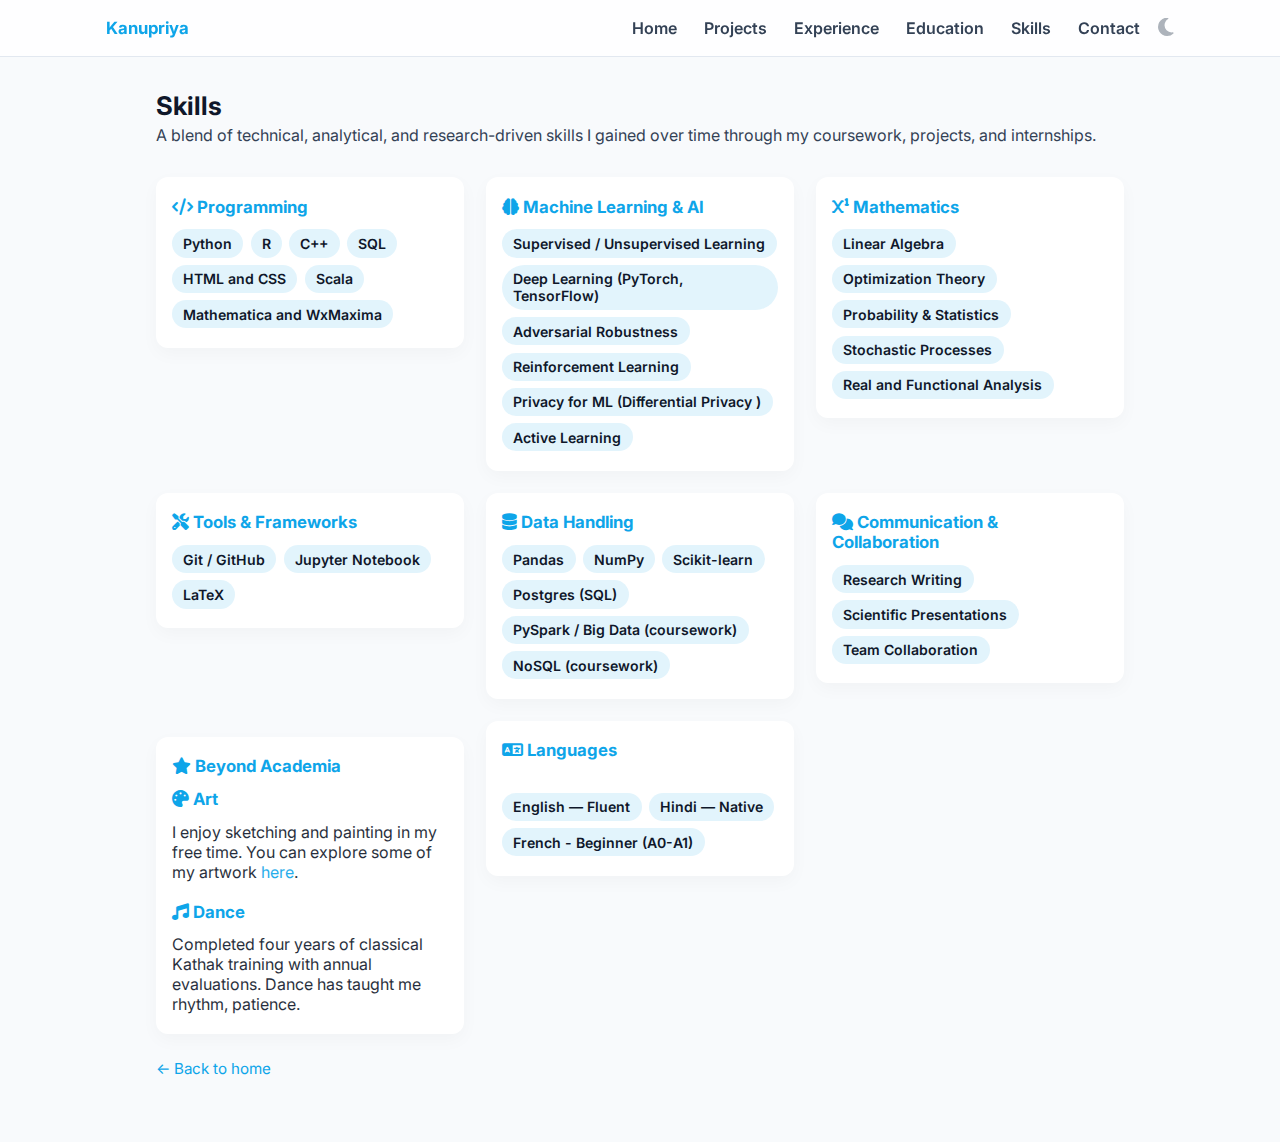
<file: skills.html>
<!doctype html>
<html lang="en">
<head>
  <meta charset="utf-8" />
  <meta name="viewport" content="width=device-width,initial-scale=1" />
  <title>Kanupriya — Skills</title>

  <link rel="stylesheet" href="assets/css/style.css" />
  <link href="https://fonts.googleapis.com/css2?family=Inter:wght@300;400;500;600;700&display=swap" rel="stylesheet" />
  <link rel="stylesheet" href="https://cdnjs.cloudflare.com/ajax/libs/font-awesome/6.5.0/css/all.min.css" />

  <style>
    .page-wrapper { max-width: 1000px; margin: 5.6rem auto 4rem; padding: 0 1rem; }

    h1 { font-size: 1.6rem; color: var(--text-color); margin-bottom: 0.3rem; }
    .page-sub { color: var(--subtext-color); margin-bottom: 2rem; }

    /* Grid for categories */
    .skills-grid {
      display: grid;
      grid-template-columns: repeat(auto-fit, minmax(260px, 1fr));
      gap: 1.4rem;
    }

    .skill-card {
      background: var(--card-bg);
      border-radius: 12px;
      padding: 1.2rem 1rem;
      box-shadow: 0 6px 18px rgba(2,6,23,0.03);
      transition: transform .2s ease, box-shadow .2s ease;
    }
    .skill-card:hover {
      transform: translateY(-5px);
      box-shadow: 0 10px 28px rgba(2,6,23,0.06);
    }

    .skill-card h2 {
      font-size: 1.05rem;
      color: var(--accent-color);
      margin-bottom: 0.8rem;
      font-weight: 700;
    }

    /* skill tags */
    .skill-tags {
      display: flex;
      flex-wrap: wrap;
      gap: 0.45rem;
    }
    .skill-tag {
      padding: 0.35rem 0.7rem;
      background: var(--tag-bg);
      color: var(--text-color);
      border-radius: 999px;
      font-size: 0.88rem;
      font-weight: 600;
      cursor: default;
      transition: background .2s ease, transform .15s ease;
    }
    .skill-tag:hover {
      background: var(--tag-hover);
      transform: scale(1.05);
      color: var(--accent-color);
    }

    /* optional progress bars */
    .skill-bar {
      margin-top: 0.5rem;
      background: rgba(0,0,0,0.07);
      border-radius: 999px;
      overflow: hidden;
      height: 8px;
    }
    .skill-bar span {
      display: block;
      height: 100%;
      border-radius: 999px;
      background: var(--accent-color);
      width: var(--level, 80%);
    }

    /* section titles */
    .section-title {
      font-size: 1.1rem;
      color: var(--text-color);
      margin-top: 2rem;
      margin-bottom: 1rem;
      border-bottom: 1px solid rgba(0,0,0,0.08);
      padding-bottom: 0.3rem;
    }

    @media (max-width: 600px) {
      h1 { font-size: 1.35rem; }
      .skill-card { padding: 1rem 0.9rem; }
    }
  </style>
</head>

<body>
  <!-- NAVBAR -->
  <nav class="navbar" id="navbar" role="navigation">
    <div class="nav-container">
      <div class="brand nav-brand">Kanupriya</div>
      <div class="nav-actions">
        <ul class="nav-menu">
          <li><a href="index.html" class="nav-link">Home</a></li>
          <li><a href="projects.html" class="nav-link">Projects</a></li>
          <li><a href="experience.html" class="nav-link">Experience</a></li>
          <li><a href="education.html" class="nav-link">Education</a></li>
          <li><a href="skills.html" class="nav-link active">Skills</a></li>
          <li><a href="contact.html" class="nav-link">Contact</a></li>
        </ul>
        <button id="theme-toggle" class="theme-toggle" aria-label="Toggle theme"><i class="fas fa-moon"></i></button>
      </div>
    </div>
  </nav>

  <!-- MAIN CONTENT -->
  <main class="page-wrapper">
    <h1>Skills</h1>
    <p class="page-sub">A blend of technical, analytical, and research-driven skills I gained over time through my coursework, projects, and internships.</p>

    <div class="skills-grid">

      <!-- Programming -->
      <div class="skill-card">
        <h2><i class="fas fa-code"></i> Programming</h2>
        <div class="skill-tags">
          <span class="skill-tag">Python</span>
          <span class="skill-tag">R</span>
          <span class="skill-tag">C++</span>
          <span class="skill-tag">SQL</span>
          <span class="skill-tag">HTML and CSS</span>
          <span class="skill-tag">Scala</span>
          <span class="skill-tag">Mathematica and WxMaxima</span>
        </div>
      </div>

      <!-- Machine Learning -->
      <div class="skill-card">
        <h2><i class="fas fa-brain"></i> Machine Learning & AI</h2>
        <div class="skill-tags">
          <span class="skill-tag">Supervised / Unsupervised Learning</span>
          <span class="skill-tag">Deep Learning (PyTorch, TensorFlow)</span>
          <span class="skill-tag">Adversarial Robustness</span>
          <span class="skill-tag">Reinforcement Learning</span>
          <span class="skill-tag">Privacy for ML (Differential Privacy )</span>
          <span class="skill-tag">Active Learning</span>
        </div>
      </div>

      <!-- Mathematics -->
      <div class="skill-card">
        <h2><i class="fas fa-superscript"></i> Mathematics</h2>
        <div class="skill-tags">
          <span class="skill-tag">Linear Algebra</span>
          <span class="skill-tag">Optimization Theory</span>
          <span class="skill-tag">Probability & Statistics</span>
          <span class="skill-tag">Stochastic Processes</span>
          <span class="skill-tag">Real and Functional Analysis</span>
        </div>
      </div>

      <!-- Tools -->
      <div class="skill-card">
        <h2><i class="fas fa-tools"></i> Tools & Frameworks</h2>
        <div class="skill-tags">
          <span class="skill-tag">Git / GitHub</span>
          <span class="skill-tag">Jupyter Notebook</span>
          <span class="skill-tag">LaTeX</span>
        </div>
      </div>

      <!-- Data Handling -->
      <div class="skill-card">
        <h2><i class="fas fa-database"></i> Data Handling</h2>
        <div class="skill-tags">
          <span class="skill-tag">Pandas</span>
          <span class="skill-tag">NumPy</span>
          <span class="skill-tag">Scikit-learn</span>
          <span class="skill-tag">Postgres (SQL)</span>
          <span class="skill-tag">PySpark / Big Data (coursework)</span>
          <span class="skill-tag">NoSQL (coursework)</span>
        </div>
      </div>

      <!-- Communication -->
      <div class="skill-card">
        <h2><i class="fas fa-comments"></i> Communication & Collaboration</h2>
        <div class="skill-tags">
          <span class="skill-tag">Research Writing</span>
          <span class="skill-tag">Scientific Presentations</span>
          <span class="skill-tag">Team Collaboration</span>
        </div>
      </div>
      
      
      <!-- ===== Beyond Academia Section ===== -->
       
        <div class="skills-grid">
          <div class="skill-card">
            <h2><i class="fas fa-star"></i> Beyond Academia</h2>
            <h2><i class="fas fa-palette"></i> Art</h2>
            <p style="color:var(--text-color); opacity:0.9;">
              I enjoy sketching and painting in my free time. You can explore some of my artwork 
              <a href="https://www.instagram.com/YOUR_ART_PAGE/" target="_blank" rel="noopener" style="color:var(--accent-color); text-decoration:none;">here</a>.
            </p>
            <br/>
            <h2><i class="fas fa-music"></i> Dance</h2>
            <p style="color:var(--text-color); opacity:0.9;">
              Completed four years of classical Kathak training with annual evaluations. 
              Dance has taught me rhythm, patience.
            </p>
          </div>
        </div>

      <!-- Languages -->

      <div class="skill-card">
        <h2><i class="fas fa-language"></i> Languages</h2>
        <br/>
        <div class="skill-tags">
          <span class="skill-tag">English — Fluent</span>
          <span class="skill-tag">Hindi — Native</span>
          <span class="skill-tag">French - Beginner (A0-A1) </span>
        </div>
      </div>


    </div>

    <div style="margin-top:1.6rem; color:var(--subtext-color); font-size:0.95rem;">
      <a href="index.html" style="color:var(--accent-color); text-decoration:none;">← Back to home</a>
    </div>
  </main>

  <script src="script.js"></script>
</body>
</html>
</file>
<file: assets/css/style.css>
/* ========= THEME VARIABLES ========= */
:root {
  --bg-color: #f8fafc; /* Light background */
  --text-color: #0f172a; /* Main text */
  --subtext-color: #334155; /* Subtle secondary text */
  --accent-color: #0ea5e9; /* Bright cyan accent */
  --card-bg: #ffffff;
  --tag-bg: rgba(14, 165, 233, 0.12);
  --tag-hover: rgba(14, 165, 233, 0.25);
}

body.dark-mode {
  --bg-color: #0f172a; /* Dark background */
  --text-color: #f1f5f9; /* Light text */
  --subtext-color: #94a3b8;
  --accent-color: #38bdf8;
  --card-bg: #1e293b;
  --tag-bg: rgba(56, 189, 248, 0.15);
  --tag-hover: rgba(56, 189, 248, 0.3);
}

/* ========= GENERAL STYLES ========= */
* {
  margin: 0;
  padding: 0;
  box-sizing: border-box;
}

html {
  scroll-behavior: smooth;
}

body {
  font-family: "Inter", sans-serif;
  background-color: var(--bg-color);
  color: var(--text-color);
  transition: background-color 0.4s ease, color 0.4s ease;
}

/* ---------- Navbar ---------- */
.navbar {
  position: fixed;
  top: 0;
  width: 100%;
  background: rgba(255, 255, 255, 0.8);
  backdrop-filter: blur(10px);
  border-bottom: 1px solid #e2e8f0;
  padding: 1rem 2rem;
  z-index: 1000;
  transition: background 0.4s ease, border-color 0.4s ease;
}

body.dark-mode .navbar {
  background: rgba(15, 23, 42, 0.8);
  border-bottom: 1px solid rgba(255, 255, 255, 0.1);
}

.nav-container {
  max-width: 1100px;
  margin: 0 auto;
  display: flex;
  justify-content: space-between;
  align-items: center;
}

/* Navbar Links */
/* NAV: grouped actions so spacing can be tuned */
.nav-container {
  max-width: 1100px;
  margin: 0 auto;
  display: flex;
  align-items: center;
  justify-content: space-between; /* brand left, actions right */
  gap: 1rem;
  padding: 0 1rem;
}

/* brand (not a hyperlink) */
.nav-brand {
  font-weight: 700;
  color: var(--accent-color); /* visible on both themes */
  font-size: 1.05rem;
  line-height: 1;
}

/* wrapper for nav links + theme toggle */
.nav-actions {
  display: flex;
  align-items: center;
  gap: 0.5rem; /* small gap between menu and toggle wrapper */
}

/* nav menu: reduce gaps between links to make them sit closer to the toggle */
.nav-menu {
  list-style: none;
  display: flex;
  gap: 0.8rem; /* smaller gap (was ~1.5rem) */
  margin: 0;
  padding: 0;
  align-items: center;
}

/* nav link visual */
.nav-menu a.nav-link {
  color: var(--subtext-color);
  text-decoration: none;
  font-weight: 600;
  padding: 0.28rem 0.44rem; /* little clickable padding */
  border-radius: 6px;
  transition: color 0.18s ease, background 0.18s ease, transform .12s ease;
}

/* subtle hover — no big shift */
.nav-menu a.nav-link:hover {
  color: var(--accent-color);
  background: rgba(0,0,0,0.03); /* subtle highlight on hover (light/dark adapt via variables) */
  transform: translateY(-1px);
}

/* theme toggle next to the menu with minimal spacing */
.theme-toggle {
  margin-left: 0.2rem;  /* very small separation from menu */
  background: none;
  border: none;
  font-size: 1.15rem;
  color: var(--subtext-color);
  opacity: 0.45;
  transition: opacity 0.2s ease, color 0.2s ease, transform 0.18s ease;
}

/* theme icon becomes visible on hover */
.nav-actions:hover .theme-toggle,
.theme-toggle:hover {
  opacity: 1;
  color: var(--accent-color);
  transform: rotate(12deg);
}

/* Responsive tweak: mobile — keep brand left, actions on right but less crowded */
@media (max-width: 680px) {
  .nav-menu { display: none; } /* keep simple on mobile for now */
  .nav-actions { gap: 0.2rem; }
}

/* ---------- Theme Toggle ---------- */
.theme-toggle {
  background: none;
  border: none;
  font-size: 1.3rem;
  color: var(--subtext-color);
  cursor: pointer;
  opacity: 0.4; /* initially faint */
  transition: opacity 0.3s ease, transform 0.3s ease, color 0.3s ease;
}

.theme-toggle:hover {
  opacity: 1; /* fully visible on hover */
  color: var(--accent-color);
  transform: rotate(15deg);
}

/* ---------- Hero Section ---------- */
.hero-section {
  display: flex;
  justify-content: center;
  align-items: center;
  flex-direction: column;
  text-align: center;
  height: 100vh;
  background: linear-gradient(135deg, var(--bg-color), var(--card-bg));
  padding-top: 80px;
  position: relative;
  transition: background 0.4s ease;
}

.hero-content {
  display: flex;
  align-items: center;
  gap: 3rem;
  flex-wrap: wrap;
  justify-content: center;
  opacity: 0;
  transform: translateY(40px);
  animation: fadeInUp 1.5s ease forwards;
}

@keyframes fadeInUp {
  from {
    opacity: 0;
    transform: translateY(40px);
  }
  to {
    opacity: 1;
    transform: translateY(0);
  }
}

/* Profile Image */
.hero-image img {
  width: 240px;
  height: 240px;
  object-fit: cover;
  border-radius: 50%;
  box-shadow: 0 0 30px rgba(56, 189, 248, 0.4);
  transition: transform 0.5s ease, box-shadow 0.5s ease;
}

.hero-image img:hover {
  transform: scale(1.05);
  box-shadow: 0 0 40px rgba(56, 189, 248, 0.7);
}

/* Hero Text */
.hero-text {
  max-width: 550px;
}

.hero-title {
  font-size: 2.6rem;
  font-weight: 700;
  margin-bottom: 0.5rem;
}

.hero-subtitle {
  font-size: 1.2rem;
  color: var(--subtext-color);
  margin-bottom: 0.3rem;
}

.hero-institution {
  font-weight: 500;
  color: var(--accent-color);
  margin-bottom: 1rem;
}

.hero-description {
  color: var(--text-color);
  opacity: 0.85;
  line-height: 1.6;
  margin-bottom: 1.5rem;
}

/* ---------- Scroll Indicator ---------- */
.scroll-indicator {
  position: absolute;
  bottom: 30px;
  left: 50%;
  transform: translateX(-50%);
  font-size: 1.5rem;
  color: var(--accent-color);
  animation: bounce 2s infinite;
}

@keyframes bounce {
  0%, 100% { transform: translate(-50%, 0); }
  50% { transform: translate(-50%, 10px); }
}

/* ---------- Tags & Focus ---------- */
.dynamic-text {
  font-size: 1.1rem;
  color: var(--accent-color);
  margin: 0.5rem 0 1rem;
  height: 1.4rem;
}

.interest-tags {
  display: flex;
  flex-wrap: wrap;
  gap: 0.6rem;
  justify-content: center;
  margin: 1.2rem 0;
}

.interest-tags span {
  background: var(--tag-bg);
  color: var(--accent-color);
  padding: 0.4rem 0.9rem;
  border-radius: 20px;
  font-size: 0.9rem;
  transition: transform 0.3s ease, background 0.3s ease;
}

.interest-tags span:hover {
  background: var(--tag-hover);
  transform: scale(1.08);
}

.current-focus {
  font-size: 0.95rem;
  color: var(--subtext-color);
  margin-top: 1rem;
  font-style: italic;
}

/* ---------- Responsive ---------- */
@media (max-width: 768px) {
  .hero-content {
    flex-direction: column;
    text-align: center;
  }

  .hero-image img {
    width: 180px;
    height: 180px;
  }

  .hero-title {
    font-size: 2rem;
  }
}

/* ======= homepage extras ======= */

/* layout containers */
.container { max-width: 1100px; margin: 0 auto; padding: 0 1rem; }

/* section spacing */
.section { padding: 3rem 0; }
.section.alt { background: rgba(0,0,0,0.02); }

/* highlights grid */
.highlights-grid { display:grid; grid-template-columns:repeat(auto-fit,minmax(240px,1fr)); gap:1rem; margin-top:1rem; }
.card { background: var(--card-bg); border-radius:10px; padding:1rem; box-shadow: 0 6px 20px rgba(2,6,23,0.05); transition: transform .18s ease, box-shadow .18s ease; }
.card:hover { transform: translateY(-6px); box-shadow: 0 10px 30px rgba(2,6,23,0.08); }

.highlight-card h3 { margin-bottom:0.25rem; color:var(--text-color); }
.muted { color: var(--subtext-color); font-size:0.95rem; }

/* projects grid */
.projects-grid { display:grid; grid-template-columns:repeat(auto-fit,minmax(280px,1fr)); gap:1rem; margin-top:1rem; }
.project-card { display:block; color:inherit; text-decoration:none; }

/* project header small */
.project-header { display:flex; justify-content:space-between; gap:1rem; font-size:0.85rem; color:var(--subtext-color); margin-bottom:0.45rem; }

/* CTA row */
.cta-row { margin-top:1rem; display:flex; gap:0.8rem; align-items:center; }
.btn { border-radius:999px; padding:0.6rem 1rem; font-weight:600; text-decoration:none; display:inline-block; }
.btn-primary { background:var(--accent-color); color:#fff; }
.btn-secondary { border:1px solid var(--accent-color); color:var(--accent-color); background:transparent; }

/* two column layout used for experience snapshot */
.two-col { display:grid; grid-template-columns:repeat(2,1fr); gap:1rem; margin-top:1rem; }
@media (max-width:900px) { .two-col { grid-template-columns:1fr; } }

/* skills grid */
.skills-grid { display:grid; grid-template-columns:repeat(auto-fit,minmax(220px,1fr)); gap:1rem; align-items:start; margin-top:1rem; }
.skill-group h4 { margin-bottom:0.6rem; color:var(--text-color); }
.skills { display:flex; gap:0.5rem; flex-wrap:wrap; }
.skill { background:var(--tag-bg); color:var(--accent-color); padding:0.35rem 0.6rem; border-radius:8px; font-weight:600; }

/* social icons */
.socials { display:flex; gap:1rem; margin-top:0.6rem; font-size:1.2rem; }
.socials a { color:var(--subtext-color); transition:color .2s ease, transform .15s ease; }
.socials a:hover { color:var(--accent-color); transform:translateY(-3px); }

/* footer */
.site-footer { padding:1.2rem 0; border-top:1px solid rgba(0,0,0,0.06); margin-top:2rem; background:transparent; }
.footer-inner { display:flex; justify-content:space-between; align-items:center; gap:1rem; }

/* simple reveal animation class used by script.js */
.show { opacity: 1 !important; transform: translateY(0) !important; transition: opacity .6s ease, transform .6s ease; }
.card, .project-card, .skill-group { opacity: 0; transform: translateY(18px); }

/* smaller screens */
@media (max-width:680px) {
  .nav-menu { display:none; } /* keep simple on mobile, you can add a hamburger later */
  .brand { flex:1; }
  .hero-content { gap:1.2rem; }
  .hero-text { padding:0 1rem; }
}

/* ===== EXPERIENCE SNAPSHOT SECTION ===== */
.section {
  padding: 4rem 1.5rem;
  max-width: 1100px;
  margin: 0 auto;
}

.section h2 {
  font-size: 1.8rem;
  font-weight: 600;
  text-align: center;
  margin-bottom: 2.5rem;
  color: var(--text-color);
}

.two-col {
  display: grid;
  grid-template-columns: repeat(auto-fit, minmax(400px, 1fr));
  gap: 2rem;
  align-items: stretch;
}

.card {
  background: var(--card-bg);
  border-radius: 12px;
  padding: 1.5rem 2rem;
  box-shadow: 0 4px 10px rgba(0, 0, 0, 0.05);
  transition: transform 0.3s ease, box-shadow 0.3s ease;
  min-height: 220px;
}

.card:hover {
  transform: translateY(-6px);
  box-shadow: 0 8px 20px rgba(0, 0, 0, 0.08);
}

.card h3 {
  font-size: 1.2rem;
  font-weight: 600;
  color: var(--accent-color);
  margin-bottom: 0.4rem;
}

.card p.muted {
  color: var(--subtext-color);
  font-size: 0.95rem;
  margin-bottom: 0.8rem;
}

.card ul {
  padding-left: 1.2rem;
  color: var(--text-color);
  opacity: 0.9;
  line-height: 1.5;
}

.card ul li {
  margin-bottom: 0.5rem;
}

/* Responsive tweak for smaller screens */
@media (max-width: 600px) {
  .two-col {
    grid-template-columns: 1fr;
  }
}

/* --- Make university link clearly visible --- */
.edu-header h3 a {
  color: var(--accent-color);
  text-decoration: underline;
  text-underline-offset: 3px;
  cursor: pointer;
}
.edu-header h3 a .external-icon { margin-left: 0.35rem; font-size: 0.9rem; vertical-align: middle; }

/* --- Collapsible coursework summary --- */
details.coursework {
  margin-top: 0.6rem;
  background: transparent;
  border-radius: 10px;
  padding: 0;
}
details.coursework summary {
  list-style: none;
  cursor: pointer;
  display: inline-flex;
  align-items: center;
  gap: .5rem;
  font-weight: 600;
  color: var(--accent-color);
  padding: 0.25rem 0;
  user-select: none;
}
details.coursework summary .summary-text { margin-right: 0.35rem; }
details.coursework summary .cr-count {
  display: inline-block;
  background: var(--tag-bg);
  color: var(--text-color);
  border-radius: 999px;
  padding: 0.12rem 0.55rem;
  font-weight: 700;
  font-size: 0.85rem;
  margin-right: 0.35rem;
}
details.coursework summary .chev {
  transition: transform .18s ease;
  font-size: 0.9rem;
  color: var(--subtext-color);
}
/* rotate chevron when open */
details.coursework[open] summary .chev {
  transform: rotate(90deg);
}

/* hide default marker for better cross-browser look */
details.coursework summary::-webkit-details-marker { display: none; }

/* course-list spacing inside expanded details */
details.coursework .course-list {
  margin-top: 0.6rem;
  display: flex;
  flex-wrap: wrap;
  gap: 0.5rem;
}

/* --- Awards: nicer grid + optional collapse --- */
.awards details { width: 100%; }
.awards details summary {
  cursor: pointer;
  font-weight: 700;
  color: var(--text-color);
  margin-bottom: 0.6rem;
  display: flex;
  align-items: center;
  gap: 0.6rem;
}
.awards .award-count {
  background: var(--tag-bg);
  border-radius: 999px;
  padding: 0.12rem 0.5rem;
  font-weight: 700;
  font-size: 0.9rem;
  color: var(--text-color);
}

/* grid layout for awards */
.awards-grid {
  display: grid;
  grid-template-columns: repeat(auto-fit, minmax(240px, 1fr));
  gap: 0.9rem;
  margin-top: 0.6rem;
  list-style: none;
  padding: 0;
}
.award-item {
  padding: 0.7rem 0.9rem;
  border-radius: 10px;
  background: rgba(0,0,0,0.02);
  border-left: 4px solid var(--accent-color);
}
.award-item strong { display:block; margin-bottom:0.25rem; }
.award-meta { color: var(--subtext-color); font-size:0.92rem; }

/* ---------- Extracurriculars ---------- */
.extracurriculars {
  margin-top: 2rem;
  text-align: left;
}

.section-title {
  font-size: 1.1rem;
  font-weight: 600;
  color: var(--text-color);
  margin-bottom: 0.5rem;
}

.ec-intro {
  color: var(--subtext-color);
  margin-bottom: 1rem;
  max-width: 700px;
}

.ec-grid {
  display: flex;
  flex-wrap: wrap;
  gap: 1rem;
}

.ec-card {
  display: flex;
  align-items: flex-start;
  gap: 0.9rem;
  background: var(--card-bg);
  border-radius: 12px;
  padding: 0.9rem 1rem;
  box-shadow: 0 6px 14px rgba(0,0,0,0.03);
  transition: transform 0.2s ease, box-shadow 0.2s ease;
  width: 100%;
  max-width: 420px;
}

.ec-card:hover {
  transform: translateY(-4px);
  box-shadow: 0 10px 24px rgba(0,0,0,0.06);
}

.ec-icon {
  font-size: 1.6rem;
  color: var(--accent-color);
}

.ec-text h3 {
  font-size: 1rem;
  color: var(--text-color);
  margin-bottom: 0.25rem;
}

.ec-text p {
  color: var(--subtext-color);
  font-size: 0.92rem;
  line-height: 1.5;
}

.ec-link {
  color: var(--accent-color);
  text-decoration: none;
  font-weight: 500;
}

.ec-link:hover {
  text-decoration: underline;
}

/* Responsive */
@media (max-width: 720px) {
  .ec-grid {
    flex-direction: column;
  }
}
</file>
